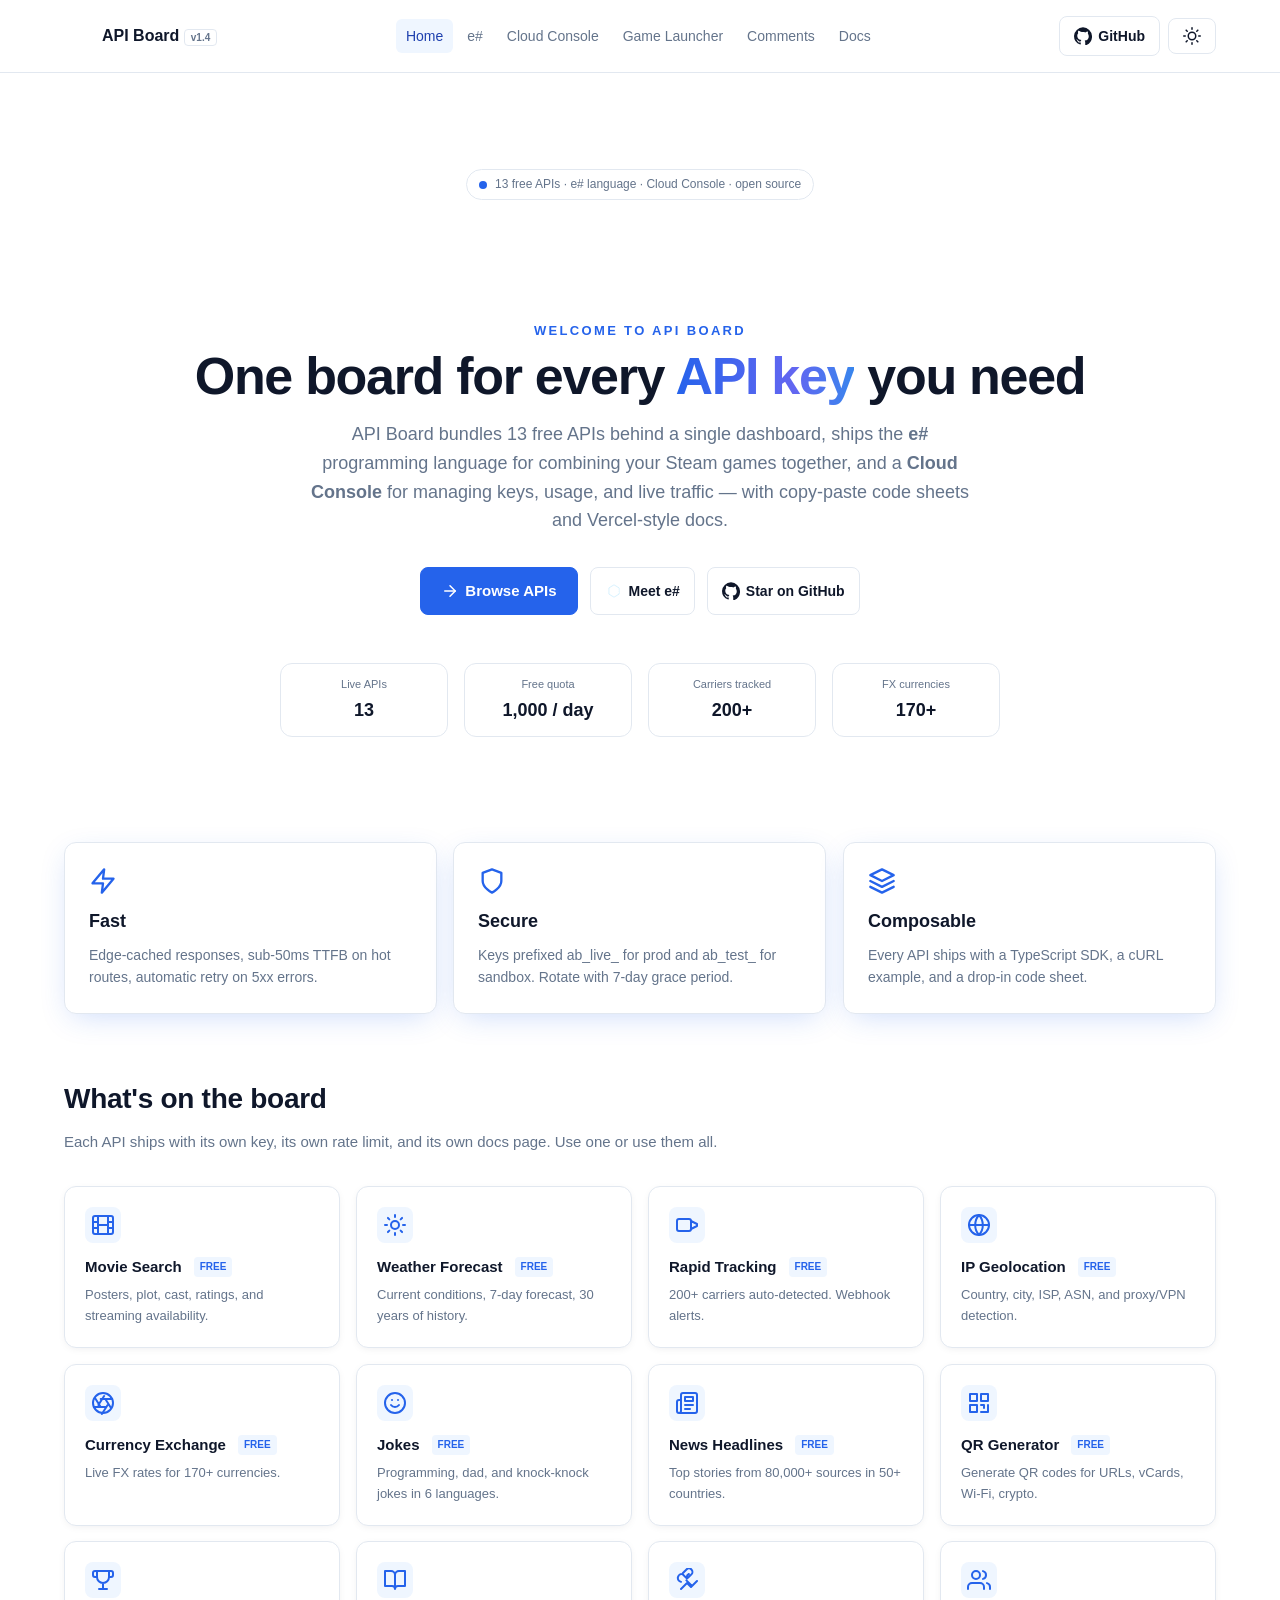
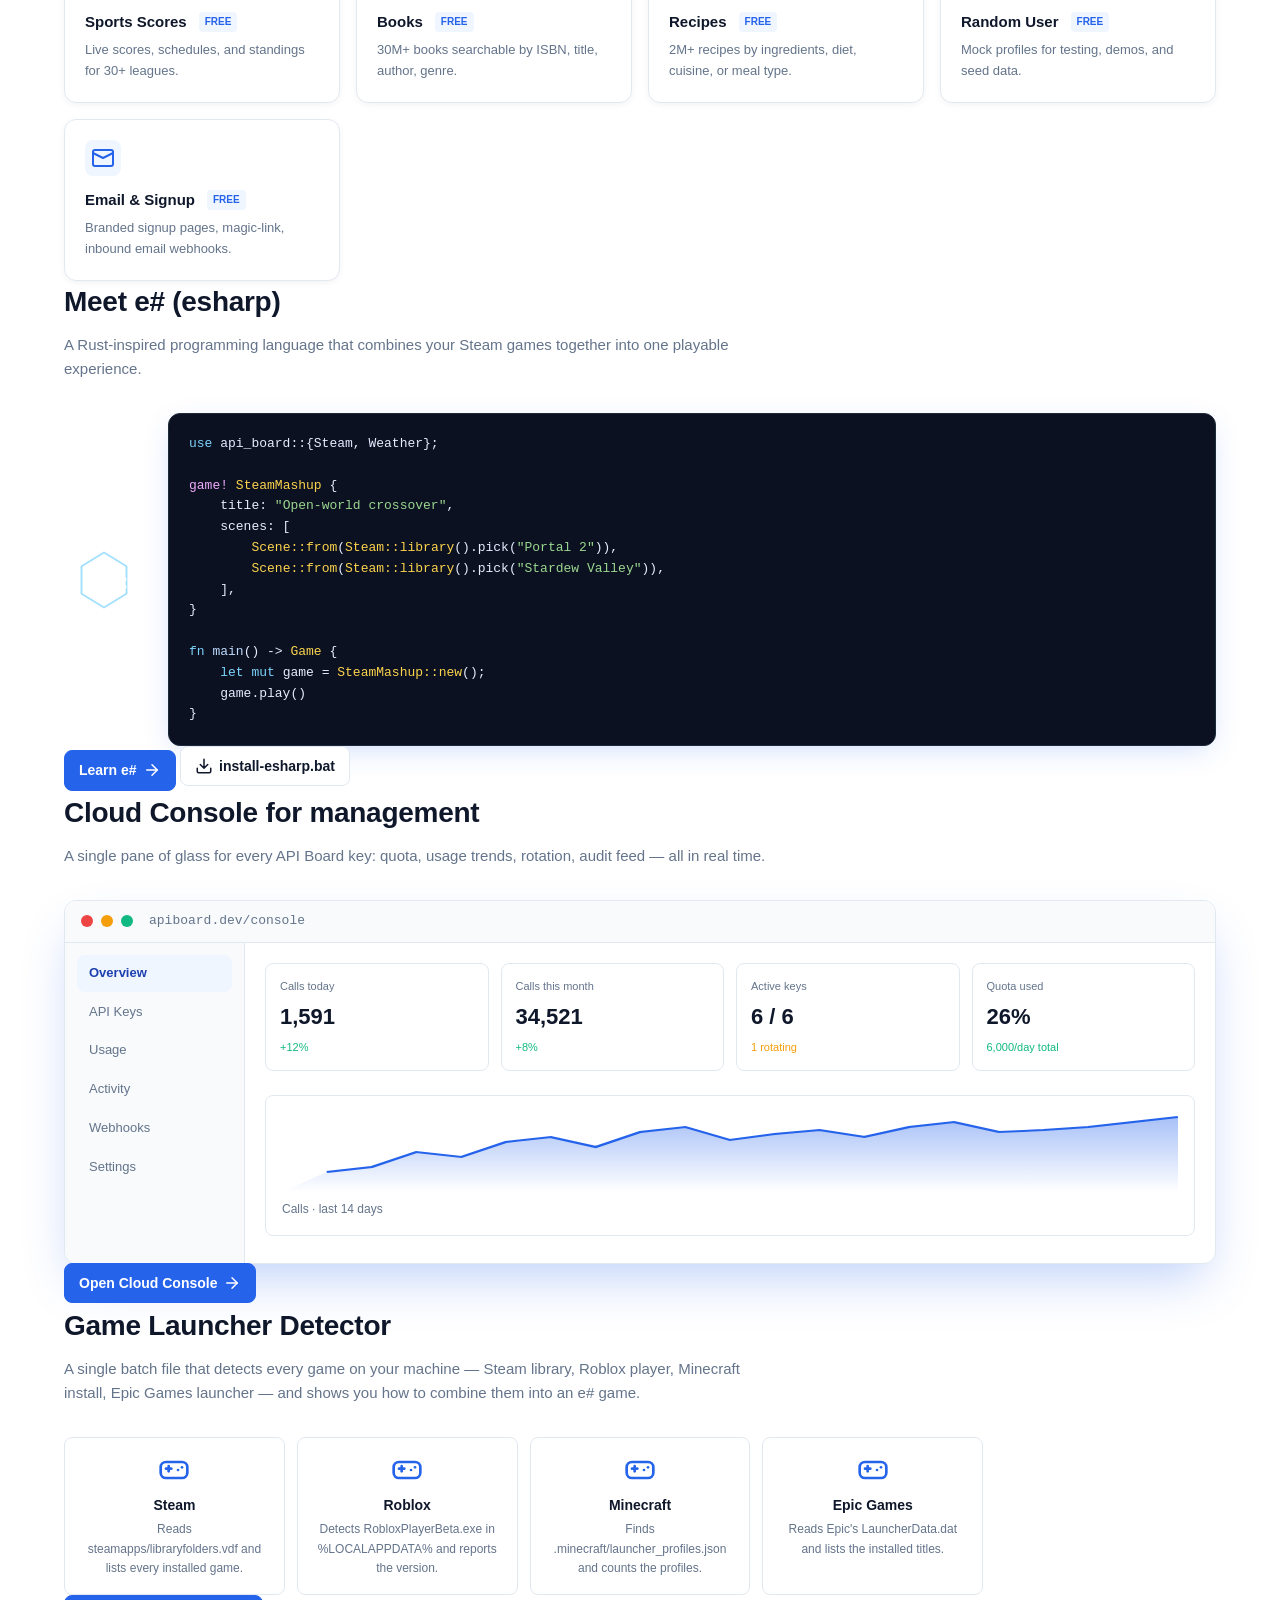
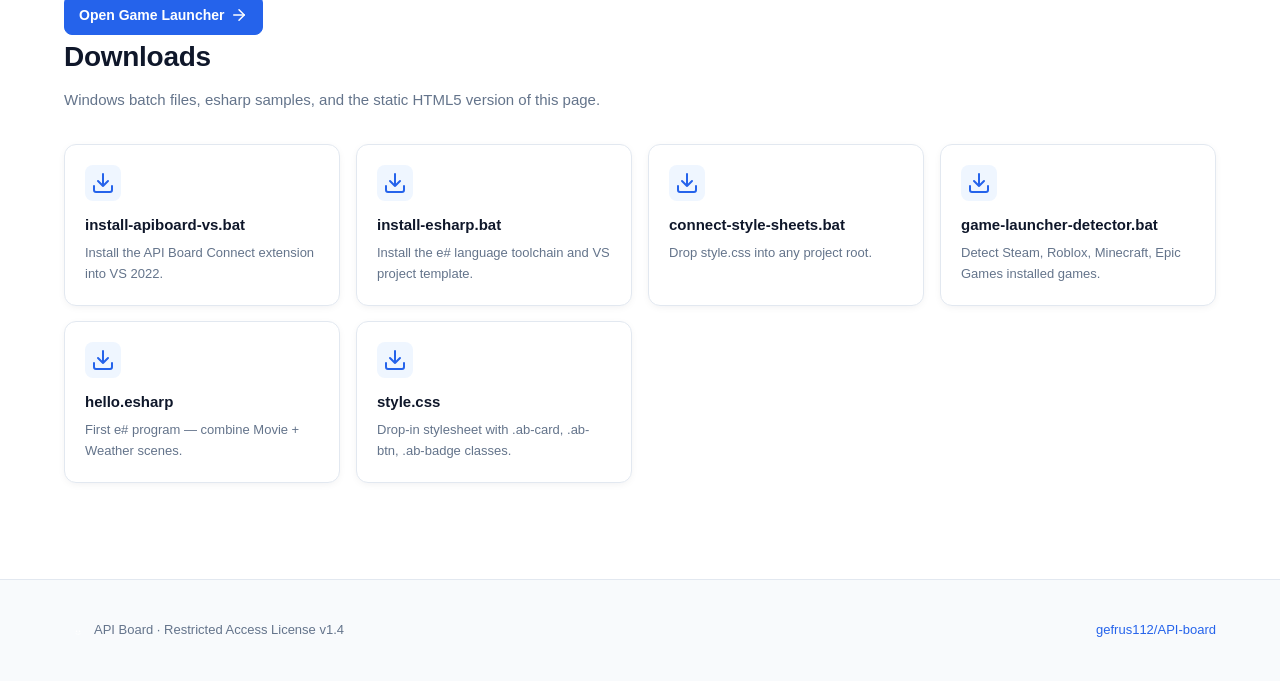
<file: docs/index.html>
<!DOCTYPE html>
<html lang="en" data-ab-theme="light">
<head>
  <meta charset="UTF-8" />
  <meta name="viewport" content="width=device-width, initial-scale=1.0" />
  <title>API Board — Free API Keys, Docs, e# Language, Cloud Console</title>
  <meta name="description" content="13 free APIs, the e# language for combining Steam games, a Cloud Console for management, and copy-paste code sheets. Open source on GitHub." />
  <link rel="icon" type="image/svg+xml" href="./cube.svg" />
  <link rel="stylesheet" href="./style.css" />
</head>
<body>
  <!-- Inline SVG sprite (shared across all pages) -->
  <svg xmlns="http://www.w3.org/2000/svg" style="display:none" aria-hidden="true">
    <defs>
      <linearGradient id="cubeFront" x1="0" y1="0" x2="1" y2="1"><stop offset="0%" stop-color="#3b82f6"/><stop offset="100%" stop-color="#1d4ed8"/></linearGradient>
      <linearGradient id="cubeTop" x1="0" y1="0" x2="1" y2="1"><stop offset="0%" stop-color="#60a5fa"/><stop offset="100%" stop-color="#3b82f6"/></linearGradient>
      <linearGradient id="cubeSide" x1="0" y1="0" x2="1" y2="1"><stop offset="0%" stop-color="#2563eb"/><stop offset="100%" stop-color="#1e3a8a"/></linearGradient>
    </defs>
    <symbol id="i-cube" viewBox="0 0 64 64">
      <path d="M32 4 L58 18 L32 32 L6 18 Z" fill="url(#cubeTop)"/>
      <path d="M6 18 L32 32 L32 60 L6 46 Z" fill="url(#cubeSide)"/>
      <path d="M58 18 L32 32 L32 60 L58 46 Z" fill="url(#cubeFront)"/>
      <circle cx="40" cy="36" r="2.4" fill="#fff"/>
      <circle cx="50" cy="36" r="2.4" fill="#fff"/>
      <path d="M38 44 Q45 50 52 44" stroke="#fff" stroke-width="2.2" stroke-linecap="round" fill="none"/>
    </symbol>
    <symbol id="i-esharp" viewBox="0 0 64 64">
      <defs><linearGradient id="eBg" x1="0" y1="0" x2="1" y2="1"><stop offset="0%" stop-color="#0ea5e9"/><stop offset="100%" stop-color="#6366f1"/></linearGradient></defs>
      <path d="M32 4 L56 18 L56 46 L32 60 L8 46 L8 18 Z" fill="url(#eBg)"/>
      <path d="M32 10 L50 21 L50 43 L32 54 L14 43 L14 21 Z" fill="none" stroke="#7dd3fc" stroke-width="1.5" opacity="0.7"/>
      <g fill="#fff"><rect x="18" y="22" width="14" height="3" rx="1"/><rect x="18" y="22" width="3" height="20" rx="1"/><rect x="18" y="31.5" width="11" height="3" rx="1"/><rect x="18" y="39" width="14" height="3" rx="1"/><rect x="36" y="24" width="3" height="18" rx="1" transform="rotate(8 37.5 33)"/><rect x="44" y="22" width="3" height="18" rx="1" transform="rotate(8 45.5 31)"/><rect x="34" y="29" width="16" height="3" rx="1" transform="rotate(8 42 30.5)"/><rect x="34" y="35" width="16" height="3" rx="1" transform="rotate(8 42 36.5)"/></g>
    </symbol>
    <symbol id="i-movie" viewBox="0 0 24 24" fill="none" stroke="currentColor" stroke-width="2" stroke-linecap="round" stroke-linejoin="round"><rect x="2" y="3" width="20" height="18" rx="2"/><path d="M7 3v18M17 3v18M2 9h5M2 15h5M17 9h5M17 15h5M7 12h10"/></symbol>
    <symbol id="i-weather" viewBox="0 0 24 24" fill="none" stroke="currentColor" stroke-width="2" stroke-linecap="round" stroke-linejoin="round"><circle cx="12" cy="12" r="4"/><path d="M12 2v2M12 20v2M4.93 4.93l1.41 1.41M17.66 17.66l1.41 1.41M2 12h2M20 12h2M4.93 19.07l1.41-1.41M17.66 6.34l1.41-1.41"/></symbol>
    <symbol id="i-track" viewBox="0 0 24 24" fill="none" stroke="currentColor" stroke-width="2" stroke-linecap="round" stroke-linejoin="round"><rect x="2" y="6" width="14" height="12" rx="2"/><path d="M16 8l6 3v2l-6 3V8z"/></symbol>
    <symbol id="i-geo" viewBox="0 0 24 24" fill="none" stroke="currentColor" stroke-width="2" stroke-linecap="round" stroke-linejoin="round"><circle cx="12" cy="12" r="10"/><path d="M2 12h20M12 2a15 15 0 0 1 0 20M12 2a15 15 0 0 0 0 20"/></symbol>
    <symbol id="i-fx" viewBox="0 0 24 24" fill="none" stroke="currentColor" stroke-width="2" stroke-linecap="round" stroke-linejoin="round"><circle cx="12" cy="12" r="10"/><path d="M14.31 8l5.74 9M9.69 8h11.48M7.38 14L13.12 5M9.69 16L4 7M14.31 16H2.83M16.62 14l-5.74 9"/></symbol>
    <symbol id="i-jokes" viewBox="0 0 24 24" fill="none" stroke="currentColor" stroke-width="2" stroke-linecap="round" stroke-linejoin="round"><circle cx="12" cy="12" r="10"/><path d="M8 14s1.5 2 4 2 4-2 4-2M9 9h.01M15 9h.01"/></symbol>
    <symbol id="i-news" viewBox="0 0 24 24" fill="none" stroke="currentColor" stroke-width="2" stroke-linecap="round" stroke-linejoin="round"><path d="M4 22h16a2 2 0 0 0 2-2V4a2 2 0 0 0-2-2H8a2 2 0 0 0-2 2v16a2 2 0 0 1-2 2zm0 0a2 2 0 0 1-2-2v-9c0-1 .5-2 2-2h2"/><path d="M18 14h-8M15 18h-5M10 6h8v4h-8V6z"/></symbol>
    <symbol id="i-qr" viewBox="0 0 24 24" fill="none" stroke="currentColor" stroke-width="2" stroke-linecap="round" stroke-linejoin="round"><rect x="3" y="3" width="7" height="7"/><rect x="14" y="3" width="7" height="7"/><rect x="3" y="14" width="7" height="7"/><path d="M14 14h3v3M21 14v7h-7M14 21h3"/></symbol>
    <symbol id="i-sports" viewBox="0 0 24 24" fill="none" stroke="currentColor" stroke-width="2" stroke-linecap="round" stroke-linejoin="round"><path d="M6 9H4a2 2 0 0 1-2-2V5a2 2 0 0 1 2-2h2M18 9h2a2 2 0 0 0 2-2V5a2 2 0 0 0-2-2h-2M6 3h12v6a6 6 0 0 1-12 0V3zM12 15v6M8 21h8"/></symbol>
    <symbol id="i-books" viewBox="0 0 24 24" fill="none" stroke="currentColor" stroke-width="2" stroke-linecap="round" stroke-linejoin="round"><path d="M2 3h6a4 4 0 0 1 4 4v14a3 3 0 0 0-3-3H2zM22 3h-6a4 4 0 0 0-4 4v14a3 3 0 0 1 3-3h7z"/></symbol>
    <symbol id="i-recipes" viewBox="0 0 24 24" fill="none" stroke="currentColor" stroke-width="2" stroke-linecap="round" stroke-linejoin="round"><path d="M6 13.87A4 4 0 0 1 7.41 6a5.11 5.11 0 0 1 1.05-1.54l3-3a3.5 3.5 0 0 1 4.95 4.95l-3 3a5.11 5.11 0 0 1-1.54 1.05A4 4 0 0 1 13.87 6M7.41 6l4.59 4.59M16 17l-4.59-4.59M6 21l6-6 4 4 6-6"/></symbol>
    <symbol id="i-users" viewBox="0 0 24 24" fill="none" stroke="currentColor" stroke-width="2" stroke-linecap="round" stroke-linejoin="round"><path d="M17 21v-2a4 4 0 0 0-4-4H5a4 4 0 0 0-4 4v2"/><circle cx="9" cy="7" r="4"/><path d="M23 21v-2a4 4 0 0 0-3-3.87M16 3.13a4 4 0 0 1 0 7.75"/></symbol>
    <symbol id="i-email" viewBox="0 0 24 24" fill="none" stroke="currentColor" stroke-width="2" stroke-linecap="round" stroke-linejoin="round"><rect x="2" y="4" width="20" height="16" rx="2"/><path d="m22 7-10 5L2 7"/></symbol>
    <symbol id="i-cloud" viewBox="0 0 24 24" fill="none" stroke="currentColor" stroke-width="2" stroke-linecap="round" stroke-linejoin="round"><path d="M17.5 19a4.5 4.5 0 0 0 .5-9 6 6 0 0 0-11-1 4.5 4.5 0 0 0-1 9h11z"/></symbol>
    <symbol id="i-gamepad" viewBox="0 0 24 24" fill="none" stroke="currentColor" stroke-width="2" stroke-linecap="round" stroke-linejoin="round"><line x1="6" y1="11" x2="10" y2="11"/><line x1="8" y1="9" x2="8" y2="13"/><line x1="15" y1="12" x2="15.01" y2="12"/><line x1="18" y1="10" x2="18.01" y2="10"/><rect x="2" y="6" width="20" height="12" rx="4"/></symbol>
    <symbol id="i-comments" viewBox="0 0 24 24" fill="none" stroke="currentColor" stroke-width="2" stroke-linecap="round" stroke-linejoin="round"><path d="M21 15a2 2 0 0 1-2 2H7l-4 4V5a2 2 0 0 1 2-2h14a2 2 0 0 1 2 2z"/></symbol>
    <symbol id="i-docs" viewBox="0 0 24 24" fill="none" stroke="currentColor" stroke-width="2" stroke-linecap="round" stroke-linejoin="round"><path d="M14 2H6a2 2 0 0 0-2 2v16a2 2 0 0 0 2 2h12a2 2 0 0 0 2-2V8z"/><polyline points="14 2 14 8 20 8"/><line x1="9" y1="13" x2="15" y2="13"/><line x1="9" y1="17" x2="15" y2="17"/></symbol>
    <symbol id="i-download" viewBox="0 0 24 24" fill="none" stroke="currentColor" stroke-width="2" stroke-linecap="round" stroke-linejoin="round"><path d="M21 15v4a2 2 0 0 1-2 2H5a2 2 0 0 1-2-2v-4M7 10l5 5 5-5M12 15V3"/></symbol>
    <symbol id="i-github" viewBox="0 0 24 24" fill="currentColor"><path d="M12 .5A12 12 0 0 0 0 12a12 12 0 0 0 8.21 11.39c.6.11.82-.26.82-.58v-2.17c-3.34.72-4.04-1.42-4.04-1.42-.55-1.39-1.34-1.76-1.34-1.76-1.09-.75.08-.73.08-.73 1.2.09 1.84 1.24 1.84 1.24 1.07 1.83 2.81 1.3 3.5.99.11-.77.42-1.3.76-1.6-2.67-.3-5.47-1.33-5.47-5.93 0-1.31.47-2.38 1.24-3.22-.12-.3-.54-1.52.12-3.17 0 0 1.01-.32 3.3 1.23A11.5 11.5 0 0 1 12 6.8c1.02 0 2.05.14 3 .41 2.29-1.55 3.3-1.23 3.3-1.23.66 1.65.24 2.87.12 3.17.77.84 1.24 1.91 1.24 3.22 0 4.61-2.81 5.62-5.49 5.92.43.37.81 1.1.81 2.22v3.29c0 .32.22.7.83.58A12 12 0 0 0 24 12 12 12 0 0 0 12 .5z"/></symbol>
    <symbol id="i-sun" viewBox="0 0 24 24" fill="none" stroke="currentColor" stroke-width="2" stroke-linecap="round" stroke-linejoin="round"><circle cx="12" cy="12" r="5"/><line x1="12" y1="1" x2="12" y2="3"/><line x1="12" y1="21" x2="12" y2="23"/><line x1="4.22" y1="4.22" x2="5.64" y2="5.64"/><line x1="18.36" y1="18.36" x2="19.78" y2="19.78"/><line x1="1" y1="12" x2="3" y2="12"/><line x1="21" y1="12" x2="23" y2="12"/><line x1="4.22" y1="19.78" x2="5.64" y2="18.36"/><line x1="18.36" y1="5.64" x2="19.78" y2="4.22"/></symbol>
    <symbol id="i-moon" viewBox="0 0 24 24" fill="none" stroke="currentColor" stroke-width="2" stroke-linecap="round" stroke-linejoin="round"><path d="M21 12.79A9 9 0 1 1 11.21 3 7 7 0 0 0 21 12.79z"/></symbol>
    <symbol id="i-rocket" viewBox="0 0 24 24" fill="none" stroke="currentColor" stroke-width="2" stroke-linecap="round" stroke-linejoin="round"><path d="M4.5 16.5c-1.5 1.26-2 5-2 5s3.74-.5 5-2c.71-.84.7-2.13-.09-2.91a2.18 2.18 0 0 0-2.91-.09z"/><path d="M12 15l-3-3a22 22 0 0 1 2-3.95A12.88 12.88 0 0 1 22 2c0 2.72-.27 6.72-1.55 9.05A12.88 12.88 0 0 1 17 15a22 22 0 0 1-3 .76"/><path d="M9 12H4s.55-3.78 1.5-5.5C7 4.5 9 4 9 4m3 8v5s3.78-.55 5.5-1.5C19.5 14 20 12 20 12"/></symbol>
    <symbol id="i-play" viewBox="0 0 24 24" fill="currentColor"><polygon points="5 3 19 12 5 21 5 3"/></symbol>
    <symbol id="i-terminal" viewBox="0 0 24 24" fill="none" stroke="currentColor" stroke-width="2" stroke-linecap="round" stroke-linejoin="round"><polyline points="4 17 10 11 4 5"/><line x1="12" y1="19" x2="20" y2="19"/></symbol>
    <symbol id="i-arrow" viewBox="0 0 24 24" fill="none" stroke="currentColor" stroke-width="2" stroke-linecap="round" stroke-linejoin="round"><line x1="5" y1="12" x2="19" y2="12"/><polyline points="12 5 19 12 12 19"/></symbol>
    <symbol id="i-zap" viewBox="0 0 24 24" fill="none" stroke="currentColor" stroke-width="2" stroke-linecap="round" stroke-linejoin="round"><polygon points="13 2 3 14 12 14 11 22 21 10 12 10 13 2"/></symbol>
    <symbol id="i-shield" viewBox="0 0 24 24" fill="none" stroke="currentColor" stroke-width="2" stroke-linecap="round" stroke-linejoin="round"><path d="M12 22s8-4 8-10V5l-8-3-8 3v7c0 6 8 10 8 10z"/></symbol>
    <symbol id="i-layers" viewBox="0 0 24 24" fill="none" stroke="currentColor" stroke-width="2" stroke-linecap="round" stroke-linejoin="round"><polygon points="12 2 2 7 12 12 22 7 12 2"/><polyline points="2 17 12 22 22 17"/><polyline points="2 12 12 17 22 12"/></symbol>
  </svg>

  <header>
    <div class="container nav-row">
      <a class="logo" href="./index.html">
        <svg class="cube-logo"><use href="#i-cube"/></svg>
        <span>API Board <span class="ver">v1.4</span></span>
      </a>
      <nav>
        <ul>
          <li><a href="./index.html" class="active">Home</a></li>
          <li><a href="./esharp.html">e#</a></li>
          <li><a href="./cloud-console.html">Cloud Console</a></li>
          <li><a href="./games.html">Game Launcher</a></li>
          <li><a href="./comments.html">Comments</a></li>
          <li><a href="./docs.html">Docs</a></li>
        </ul>
      </nav>
      <div class="actions">
        <a class="btn btn-ghost" href="https://github.com/gefrus112/API-board" target="_blank" rel="noreferrer">
          <svg class="icon"><use href="#i-github"/></svg> GitHub
        </a>
        <button class="btn" id="theme-toggle" type="button" aria-label="Toggle theme">
          <svg class="icon icon-sun"><use href="#i-sun"/></svg>
          <svg class="icon icon-moon"><use href="#i-moon"/></svg>
          <span class="sr-only">Toggle theme</span>
        </button>
      </div>
    </div>
  </header>

  <main>
    <!-- Hero -->
    <section class="hero">
      <div class="aurora aurora-1"></div>
      <div class="aurora aurora-2"></div>
      <div class="container">
        <div class="badge reveal"><span class="dot-pulse"></span> 13 free APIs · e# language · Cloud Console · open source</div>
        <svg class="cube-hero reveal" data-delay="100"><use href="#i-cube"/></svg>
        <p class="eyebrow reveal" data-delay="200">Welcome to API Board</p>
        <h1 class="reveal glitch-hover" data-delay="300">One board for every <span class="shimmer">API key</span> you need</h1>
        <p class="reveal" data-delay="400">API Board bundles 13 free APIs behind a single dashboard, ships the <strong>e#</strong> programming language for combining your Steam games together, and a <strong>Cloud Console</strong> for managing keys, usage, and live traffic — with copy-paste code sheets and Vercel-style docs.</p>
        <div class="cta reveal" data-delay="500">
          <a class="btn btn-primary" href="#apis"><svg class="icon"><use href="#i-arrow"/></svg> Browse APIs</a>
          <a class="btn" href="./esharp.html"><svg class="icon"><use href="#i-esharp"/></svg> Meet e#</a>
          <a class="btn" href="https://github.com/gefrus112/API-board" target="_blank" rel="noreferrer"><svg class="icon"><use href="#i-github"/></svg> Star on GitHub</a>
        </div>
        <dl class="stats reveal" data-delay="600">
          <div class="stat"><dt>Live APIs</dt><dd>13</dd></div>
          <div class="stat"><dt>Free quota</dt><dd>1,000 / day</dd></div>
          <div class="stat"><dt>Carriers tracked</dt><dd>200+</dd></div>
          <div class="stat"><dt>FX currencies</dt><dd>170+</dd></div>
        </dl>
      </div>
    </section>

    <!-- Pillars -->
    <section class="container">
      <div class="pillars">
        <div class="pillar reveal" data-delay="0"><svg class="icon pillar-icon"><use href="#i-zap"/></svg><h3>Fast</h3><p>Edge-cached responses, sub-50ms TTFB on hot routes, automatic retry on 5xx errors.</p></div>
        <div class="pillar reveal" data-delay="100"><svg class="icon pillar-icon"><use href="#i-shield"/></svg><h3>Secure</h3><p>Keys prefixed ab_live_ for prod and ab_test_ for sandbox. Rotate with 7-day grace period.</p></div>
        <div class="pillar reveal" data-delay="200"><svg class="icon pillar-icon"><use href="#i-layers"/></svg><h3>Composable</h3><p>Every API ships with a TypeScript SDK, a cURL example, and a drop-in code sheet.</p></div>
      </div>
    </section>

    <!-- APIs -->
    <section class="container" id="apis">
      <h2 class="reveal">What's on the board</h2>
      <p class="lead reveal" data-delay="100">Each API ships with its own key, its own rate limit, and its own docs page. Use one or use them all.</p>
      <div class="grid" id="api-grid"></div>
    </section>

    <!-- e# teaser -->
    <section class="container" id="esharp-teaser">
      <h2 class="reveal">Meet e# (esharp)</h2>
      <p class="lead reveal" data-delay="100">A Rust-inspired programming language that combines your Steam games together into one playable experience.</p>
      <div class="esharp-hero reveal" data-delay="200">
        <svg class="esharp-mascot"><use href="#i-esharp"/></svg>
        <pre><code><span class="kw">use</span> api_board::{Steam, Weather};

<span class="macro">game!</span> <span class="type">SteamMashup</span> {
    title: <span class="str">"Open-world crossover"</span>,
    scenes: [
        <span class="type">Scene::from</span>(<span class="type">Steam::library</span>().pick(<span class="str">"Portal 2"</span>)),
        <span class="type">Scene::from</span>(<span class="type">Steam::library</span>().pick(<span class="str">"Stardew Valley"</span>)),
    ],
}

<span class="kw">fn</span> <span class="fn-name">main</span>() -&gt; <span class="type">Game</span> {
    <span class="kw">let mut</span> game = <span class="type">SteamMashup::new</span>();
    game.play()
}</code></pre>
      </div>
      <p class="reveal" data-delay="300">
        <a class="btn btn-primary" href="./esharp.html">Learn e# <svg class="icon"><use href="#i-arrow"/></svg></a>
        <a class="btn" href="https://github.com/gefrus112/API-board/raw/main/public/downloads/install-esharp.bat"><svg class="icon"><use href="#i-download"/></svg> install-esharp.bat</a>
      </p>
    </section>

    <!-- Cloud Console teaser -->
    <section class="container" id="console-teaser">
      <h2 class="reveal">Cloud Console for management</h2>
      <p class="lead reveal" data-delay="100">A single pane of glass for every API Board key: quota, usage trends, rotation, audit feed — all in real time.</p>
      <div class="console-mockup reveal" data-delay="200">
        <div class="console-bar">
          <span class="dot red"></span><span class="dot amber"></span><span class="dot green"></span>
          <span class="console-title">apiboard.dev/console</span>
        </div>
        <div class="console-grid">
          <div class="console-side">
            <div class="side-item active">Overview</div>
            <div class="side-item">API Keys</div>
            <div class="side-item">Usage</div>
            <div class="side-item">Activity</div>
            <div class="side-item">Webhooks</div>
            <div class="side-item">Settings</div>
          </div>
          <div class="console-main">
            <div class="metric-row">
              <div class="metric"><span class="metric-label">Calls today</span><span class="metric-value">1,591</span><span class="metric-trend up">+12%</span></div>
              <div class="metric"><span class="metric-label">Calls this month</span><span class="metric-value">34,521</span><span class="metric-trend up">+8%</span></div>
              <div class="metric"><span class="metric-label">Active keys</span><span class="metric-value">6 / 6</span><span class="metric-trend flat">1 rotating</span></div>
              <div class="metric"><span class="metric-label">Quota used</span><span class="metric-value">26%</span><span class="metric-trend up">6,000/day total</span></div>
            </div>
            <div class="sparkline-wrap">
              <svg class="sparkline" viewBox="0 0 400 80" preserveAspectRatio="none">
                <defs><linearGradient id="sparkG" x1="0" y1="0" x2="0" y2="1"><stop offset="0%" stop-color="var(--brand)" stop-opacity="0.4"/><stop offset="100%" stop-color="var(--brand)" stop-opacity="0"/></linearGradient></defs>
                <polygon fill="url(#sparkG)" points="0,80 20,60 40,55 60,40 80,45 100,30 120,25 140,35 160,20 180,15 200,28 220,22 240,18 260,25 280,15 300,10 320,20 340,18 360,15 380,10 400,5 400,80"/>
                <polyline fill="none" stroke="var(--brand)" stroke-width="2" points="20,60 40,55 60,40 80,45 100,30 120,25 140,35 160,20 180,15 200,28 220,22 240,18 260,25 280,15 300,10 320,20 340,18 360,15 380,10 400,5"/>
              </svg>
              <p class="sparkline-label">Calls · last 14 days</p>
            </div>
          </div>
        </div>
      </div>
      <p class="reveal" data-delay="300"><a class="btn btn-primary" href="./cloud-console.html">Open Cloud Console <svg class="icon"><use href="#i-arrow"/></svg></a></p>
    </section>

    <!-- Game launcher teaser -->
    <section class="container" id="games-teaser">
      <h2 class="reveal">Game Launcher Detector</h2>
      <p class="lead reveal" data-delay="100">A single batch file that detects every game on your machine — Steam library, Roblox player, Minecraft install, Epic Games launcher — and shows you how to combine them into an e# game.</p>
      <div class="grid launcher-grid reveal" data-delay="200">
        <div class="launcher-card"><svg class="icon"><use href="#i-gamepad"/></svg><h3>Steam</h3><p>Reads steamapps/libraryfolders.vdf and lists every installed game.</p></div>
        <div class="launcher-card"><svg class="icon"><use href="#i-gamepad"/></svg><h3>Roblox</h3><p>Detects RobloxPlayerBeta.exe in %LOCALAPPDATA% and reports the version.</p></div>
        <div class="launcher-card"><svg class="icon"><use href="#i-gamepad"/></svg><h3>Minecraft</h3><p>Finds .minecraft/launcher_profiles.json and counts the profiles.</p></div>
        <div class="launcher-card"><svg class="icon"><use href="#i-gamepad"/></svg><h3>Epic Games</h3><p>Reads Epic's LauncherData.dat and lists the installed titles.</p></div>
      </div>
      <p class="reveal" data-delay="300"><a class="btn btn-primary" href="./games.html">Open Game Launcher <svg class="icon"><use href="#i-arrow"/></svg></a></p>
    </section>

    <!-- Downloads -->
    <section class="container" id="downloads">
      <h2 class="reveal">Downloads</h2>
      <p class="lead reveal" data-delay="100">Windows batch files, esharp samples, and the static HTML5 version of this page.</p>
      <div class="grid" id="download-grid"></div>
    </section>
  </main>

  <footer>
    <div class="container">
      <div class="footer-left">
        <svg class="cube-logo-sm"><use href="#i-cube"/></svg>
        <span>API Board · <span class="muted">Restricted Access License v1.4</span></span>
      </div>
      <a href="https://github.com/gefrus112/API-board" target="_blank" rel="noreferrer">gefrus112/API-board</a>
    </div>
  </footer>

  <script src="./script.js"></script>
</body>
</html>
</file>
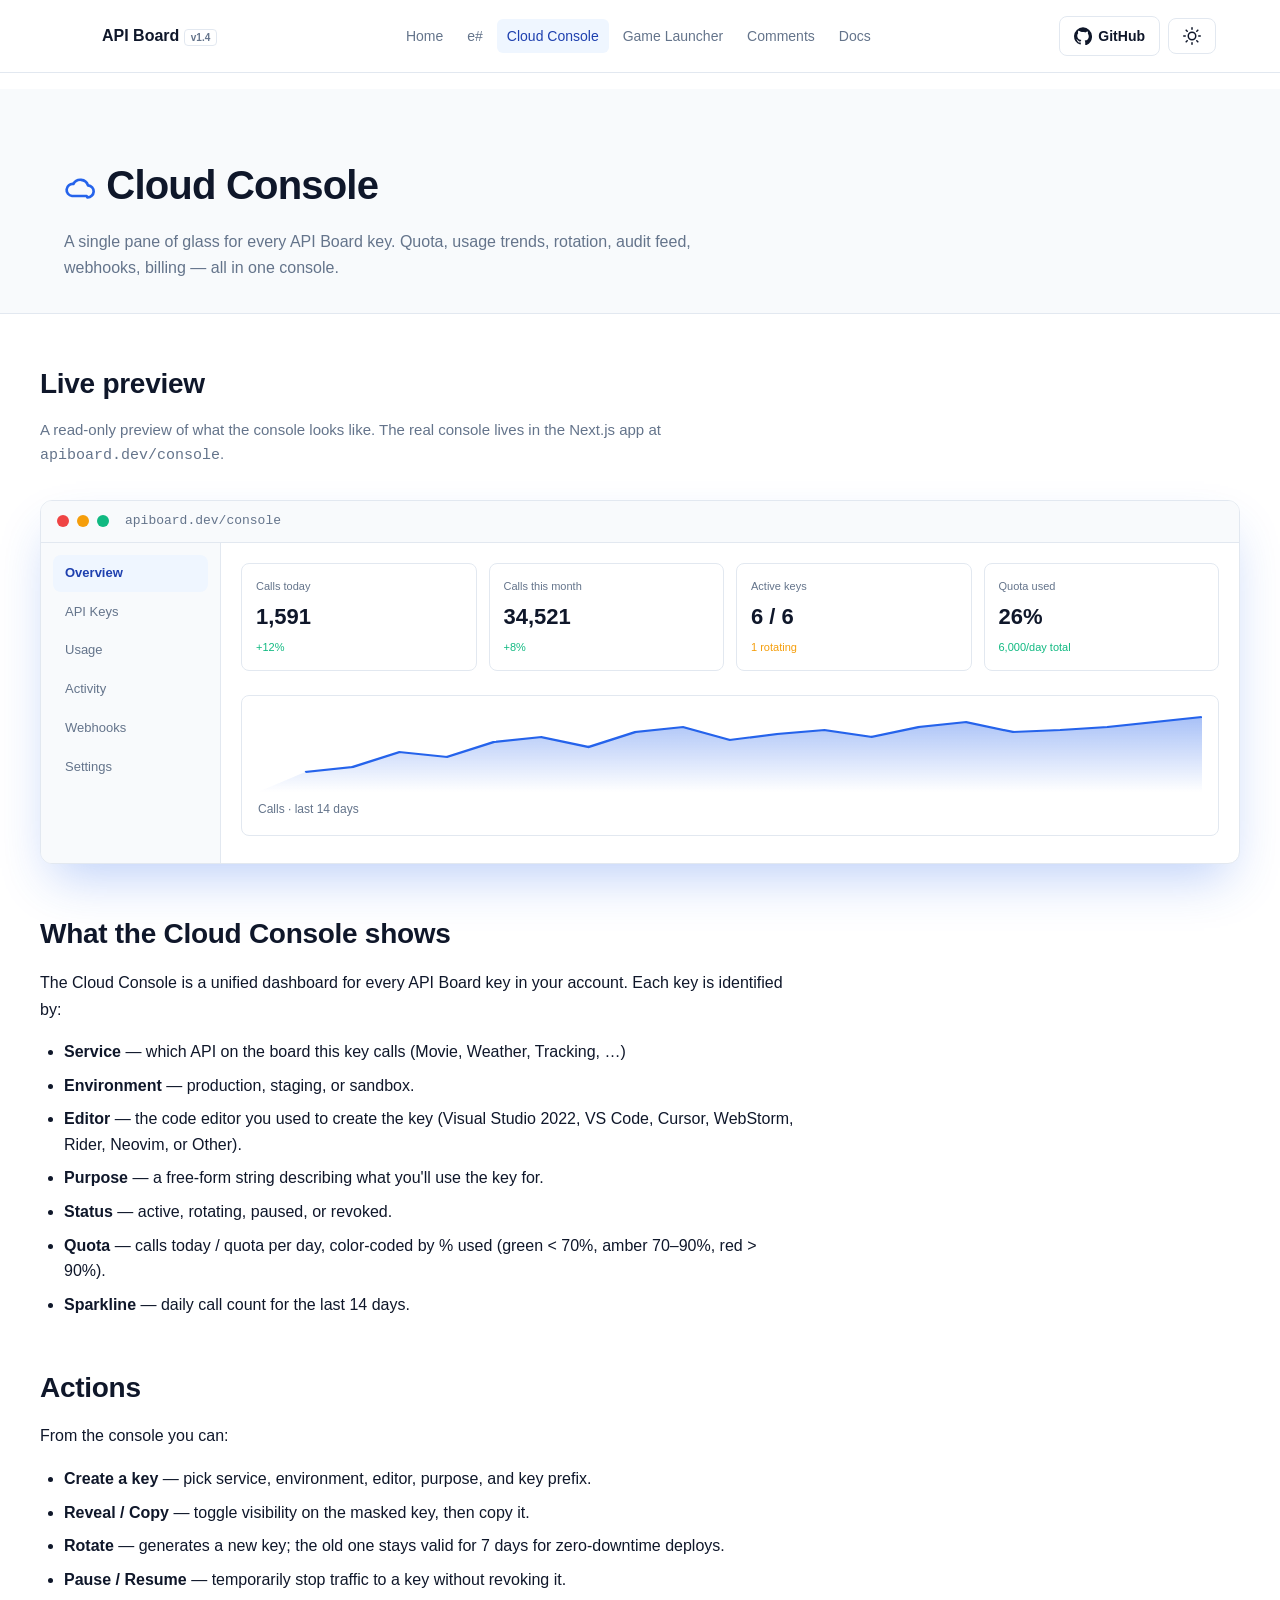
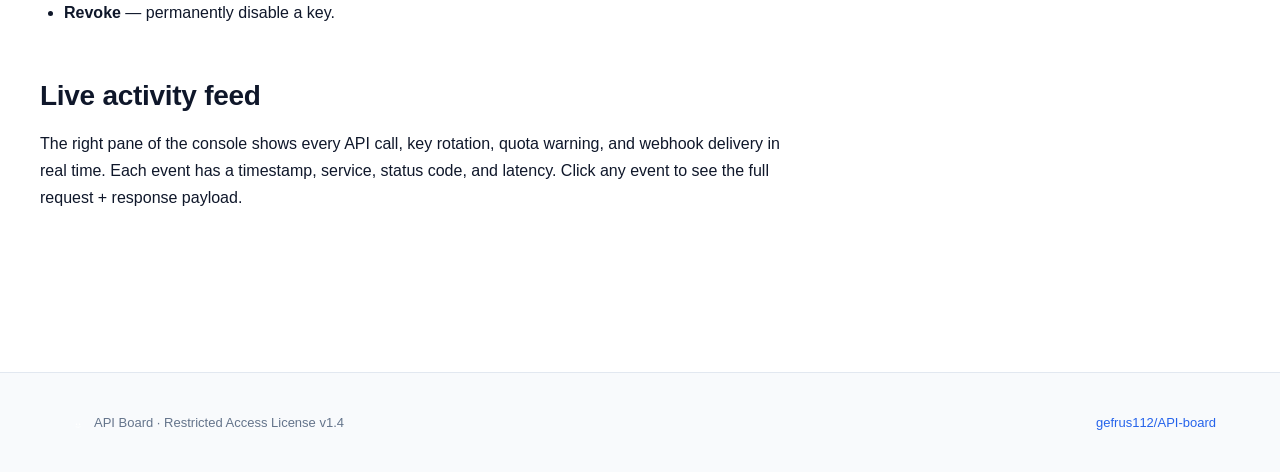
<file: docs/cloud-console.html>
<!DOCTYPE html>
<html lang="en" data-ab-theme="light">
<head>
  <meta charset="UTF-8" />
  <meta name="viewport" content="width=device-width, initial-scale=1.0" />
  <title>Cloud Console — API Board Management</title>
  <meta name="description" content="A single pane of glass for every API Board key: quota, usage trends, rotation, audit feed — all in real time." />
  <link rel="icon" type="image/svg+xml" href="./cube.svg" />
  <link rel="stylesheet" href="./style.css" />
</head>
<body>
  <svg xmlns="http://www.w3.org/2000/svg" style="display:none" aria-hidden="true">
    <defs>
      <linearGradient id="cubeFront" x1="0" y1="0" x2="1" y2="1"><stop offset="0%" stop-color="#3b82f6"/><stop offset="100%" stop-color="#1d4ed8"/></linearGradient>
      <linearGradient id="cubeTop" x1="0" y1="0" x2="1" y2="1"><stop offset="0%" stop-color="#60a5fa"/><stop offset="100%" stop-color="#3b82f6"/></linearGradient>
      <linearGradient id="cubeSide" x1="0" y1="0" x2="1" y2="1"><stop offset="0%" stop-color="#2563eb"/><stop offset="100%" stop-color="#1e3a8a"/></linearGradient>
    </defs>
    <symbol id="i-cube" viewBox="0 0 64 64">
      <path d="M32 4 L58 18 L32 32 L6 18 Z" fill="url(#cubeTop)"/>
      <path d="M6 18 L32 32 L32 60 L6 46 Z" fill="url(#cubeSide)"/>
      <path d="M58 18 L32 32 L32 60 L58 46 Z" fill="url(#cubeFront)"/>
      <circle cx="40" cy="36" r="2.4" fill="#fff"/>
      <circle cx="50" cy="36" r="2.4" fill="#fff"/>
      <path d="M38 44 Q45 50 52 44" stroke="#fff" stroke-width="2.2" stroke-linecap="round" fill="none"/>
    </symbol>
    <symbol id="i-github" viewBox="0 0 24 24" fill="currentColor"><path d="M12 .5A12 12 0 0 0 0 12a12 12 0 0 0 8.21 11.39c.6.11.82-.26.82-.58v-2.17c-3.34.72-4.04-1.42-4.04-1.42-.55-1.39-1.34-1.76-1.34-1.76-1.09-.75.08-.73.08-.73 1.2.09 1.84 1.24 1.84 1.24 1.07 1.83 2.81 1.3 3.5.99.11-.77.42-1.3.76-1.6-2.67-.3-5.47-1.33-5.47-5.93 0-1.31.47-2.38 1.24-3.22-.12-.3-.54-1.52.12-3.17 0 0 1.01-.32 3.3 1.23A11.5 11.5 0 0 1 12 6.8c1.02 0 2.05.14 3 .41 2.29-1.55 3.3-1.23 3.3-1.23.66 1.65.24 2.87.12 3.17.77.84 1.24 1.91 1.24 3.22 0 4.61-2.81 5.62-5.49 5.92.43.37.81 1.1.81 2.22v3.29c0 .32.22.7.83.58A12 12 0 0 0 24 12 12 12 0 0 0 12 .5z"/></symbol>
    <symbol id="i-sun" viewBox="0 0 24 24" fill="none" stroke="currentColor" stroke-width="2" stroke-linecap="round" stroke-linejoin="round"><circle cx="12" cy="12" r="5"/><line x1="12" y1="1" x2="12" y2="3"/><line x1="12" y1="21" x2="12" y2="23"/><line x1="4.22" y1="4.22" x2="5.64" y2="5.64"/><line x1="18.36" y1="18.36" x2="19.78" y2="19.78"/><line x1="1" y1="12" x2="3" y2="12"/><line x1="21" y1="12" x2="23" y2="12"/><line x1="4.22" y1="19.78" x2="5.64" y2="18.36"/><line x1="18.36" y1="5.64" x2="19.78" y2="4.22"/></symbol>
    <symbol id="i-moon" viewBox="0 0 24 24" fill="none" stroke="currentColor" stroke-width="2" stroke-linecap="round" stroke-linejoin="round"><path d="M21 12.79A9 9 0 1 1 11.21 3 7 7 0 0 0 21 12.79z"/></symbol>
    <symbol id="i-cloud" viewBox="0 0 24 24" fill="none" stroke="currentColor" stroke-width="2" stroke-linecap="round" stroke-linejoin="round"><path d="M17.5 19a4.5 4.5 0 0 0 .5-9 6 6 0 0 0-11-1 4.5 4.5 0 0 0-1 9h11z"/></symbol>
    <symbol id="i-key" viewBox="0 0 24 24" fill="none" stroke="currentColor" stroke-width="2" stroke-linecap="round" stroke-linejoin="round"><path d="M21 2l-2 2m-7.61 7.61a5.5 5.5 0 1 1-7.778 7.778 5.5 5.5 0 0 1 7.777-7.777zm0 0L15.5 7.5m0 0l3 3L22 7l-3-3"/></symbol>
    <symbol id="i-activity" viewBox="0 0 24 24" fill="none" stroke="currentColor" stroke-width="2" stroke-linecap="round" stroke-linejoin="round"><polyline points="22 12 18 12 15 21 9 3 6 12 2 12"/></symbol>
    <symbol id="i-zap" viewBox="0 0 24 24" fill="none" stroke="currentColor" stroke-width="2" stroke-linecap="round" stroke-linejoin="round"><polygon points="13 2 3 14 12 14 11 22 21 10 12 10 13 2"/></symbol>
    <symbol id="i-shield" viewBox="0 0 24 24" fill="none" stroke="currentColor" stroke-width="2" stroke-linecap="round" stroke-linejoin="round"><path d="M12 22s8-4 8-10V5l-8-3-8 3v7c0 6 8 10 8 10z"/></symbol>
    <symbol id="i-arrow" viewBox="0 0 24 24" fill="none" stroke="currentColor" stroke-width="2" stroke-linecap="round" stroke-linejoin="round"><line x1="5" y1="12" x2="19" y2="12"/><polyline points="12 5 19 12 12 19"/></symbol>
  </svg>

  <header>
    <div class="container nav-row">
      <a class="logo" href="./index.html">
        <svg class="cube-logo"><use href="#i-cube"/></svg>
        <span>API Board <span class="ver">v1.4</span></span>
      </a>
      <nav>
        <ul>
          <li><a href="./index.html">Home</a></li>
          <li><a href="./esharp.html">e#</a></li>
          <li><a href="./cloud-console.html" class="active">Cloud Console</a></li>
          <li><a href="./games.html">Game Launcher</a></li>
          <li><a href="./comments.html">Comments</a></li>
          <li><a href="./docs.html">Docs</a></li>
        </ul>
      </nav>
      <div class="actions">
        <a class="btn btn-ghost" href="https://github.com/gefrus112/API-board" target="_blank" rel="noreferrer">
          <svg class="icon"><use href="#i-github"/></svg> GitHub
        </a>
        <button class="btn" id="theme-toggle" type="button" aria-label="Toggle theme">
          <svg class="icon icon-sun"><use href="#i-sun"/></svg>
          <svg class="icon icon-moon"><use href="#i-moon"/></svg>
        </button>
      </div>
    </div>
  </header>

  <main>
    <section class="page-hero">
      <div class="container">
        <h1 class="reveal"><svg class="icon" style="width:32px;height:32px;color:var(--brand);vertical-align:middle"><use href="#i-cloud"/></svg> Cloud Console</h1>
        <p class="reveal" data-delay="100">A single pane of glass for every API Board key. Quota, usage trends, rotation, audit feed, webhooks, billing — all in one console.</p>
      </div>
    </section>

    <section class="container section">
      <h2 class="reveal">Live preview</h2>
      <p class="lead reveal" data-delay="100">A read-only preview of what the console looks like. The real console lives in the Next.js app at <code>apiboard.dev/console</code>.</p>

      <div class="console-mockup reveal" data-delay="200" style="margin-bottom:48px">
        <div class="console-bar">
          <span class="dot red"></span><span class="dot amber"></span><span class="dot green"></span>
          <span class="console-title">apiboard.dev/console</span>
        </div>
        <div class="console-grid">
          <div class="console-side">
            <div class="side-item active">Overview</div>
            <div class="side-item">API Keys</div>
            <div class="side-item">Usage</div>
            <div class="side-item">Activity</div>
            <div class="side-item">Webhooks</div>
            <div class="side-item">Settings</div>
          </div>
          <div class="console-main">
            <div class="metric-row">
              <div class="metric"><span class="metric-label">Calls today</span><span class="metric-value">1,591</span><span class="metric-trend up">+12%</span></div>
              <div class="metric"><span class="metric-label">Calls this month</span><span class="metric-value">34,521</span><span class="metric-trend up">+8%</span></div>
              <div class="metric"><span class="metric-label">Active keys</span><span class="metric-value">6 / 6</span><span class="metric-trend flat">1 rotating</span></div>
              <div class="metric"><span class="metric-label">Quota used</span><span class="metric-value">26%</span><span class="metric-trend up">6,000/day total</span></div>
            </div>
            <div class="sparkline-wrap">
              <svg class="sparkline" viewBox="0 0 400 80" preserveAspectRatio="none">
                <defs><linearGradient id="sparkG2" x1="0" y1="0" x2="0" y2="1"><stop offset="0%" stop-color="var(--brand)" stop-opacity="0.4"/><stop offset="100%" stop-color="var(--brand)" stop-opacity="0"/></linearGradient></defs>
                <polygon fill="url(#sparkG2)" points="0,80 20,60 40,55 60,40 80,45 100,30 120,25 140,35 160,20 180,15 200,28 220,22 240,18 260,25 280,15 300,10 320,20 340,18 360,15 380,10 400,5 400,80"/>
                <polyline fill="none" stroke="var(--brand)" stroke-width="2" points="20,60 40,55 60,40 80,45 100,30 120,25 140,35 160,20 180,15 200,28 220,22 240,18 260,25 280,15 300,10 320,20 340,18 360,15 380,10 400,5"/>
              </svg>
              <p class="sparkline-label">Calls · last 14 days</p>
            </div>
          </div>
        </div>
      </div>

      <div class="prose">
        <h2 class="reveal">What the Cloud Console shows</h2>
        <p class="reveal" data-delay="100">The Cloud Console is a unified dashboard for every API Board key in your account. Each key is identified by:</p>
        <ul class="reveal" data-delay="100">
          <li><strong>Service</strong> — which API on the board this key calls (Movie, Weather, Tracking, …)</li>
          <li><strong>Environment</strong> — production, staging, or sandbox.</li>
          <li><strong>Editor</strong> — the code editor you used to create the key (Visual Studio 2022, VS Code, Cursor, WebStorm, Rider, Neovim, or Other).</li>
          <li><strong>Purpose</strong> — a free-form string describing what you'll use the key for.</li>
          <li><strong>Status</strong> — active, rotating, paused, or revoked.</li>
          <li><strong>Quota</strong> — calls today / quota per day, color-coded by % used (green &lt; 70%, amber 70–90%, red &gt; 90%).</li>
          <li><strong>Sparkline</strong> — daily call count for the last 14 days.</li>
        </ul>

        <h2 class="reveal" style="margin-top:48px">Actions</h2>
        <p class="reveal" data-delay="100">From the console you can:</p>
        <ul class="reveal" data-delay="100">
          <li><strong>Create a key</strong> — pick service, environment, editor, purpose, and key prefix.</li>
          <li><strong>Reveal / Copy</strong> — toggle visibility on the masked key, then copy it.</li>
          <li><strong>Rotate</strong> — generates a new key; the old one stays valid for 7 days for zero-downtime deploys.</li>
          <li><strong>Pause / Resume</strong> — temporarily stop traffic to a key without revoking it.</li>
          <li><strong>Revoke</strong> — permanently disable a key.</li>
        </ul>

        <h2 class="reveal" style="margin-top:48px">Live activity feed</h2>
        <p class="reveal" data-delay="100">The right pane of the console shows every API call, key rotation, quota warning, and webhook delivery in real time. Each event has a timestamp, service, status code, and latency. Click any event to see the full request + response payload.</p>
      </div>
    </section>
  </main>

  <footer>
    <div class="container">
      <div class="footer-left">
        <svg class="cube-logo-sm"><use href="#i-cube"/></svg>
        <span>API Board · <span class="muted">Restricted Access License v1.4</span></span>
      </div>
      <a href="https://github.com/gefrus112/API-board" target="_blank" rel="noreferrer">gefrus112/API-board</a>
    </div>
  </footer>

  <script src="./script.js"></script>
</body>
</html>
</file>
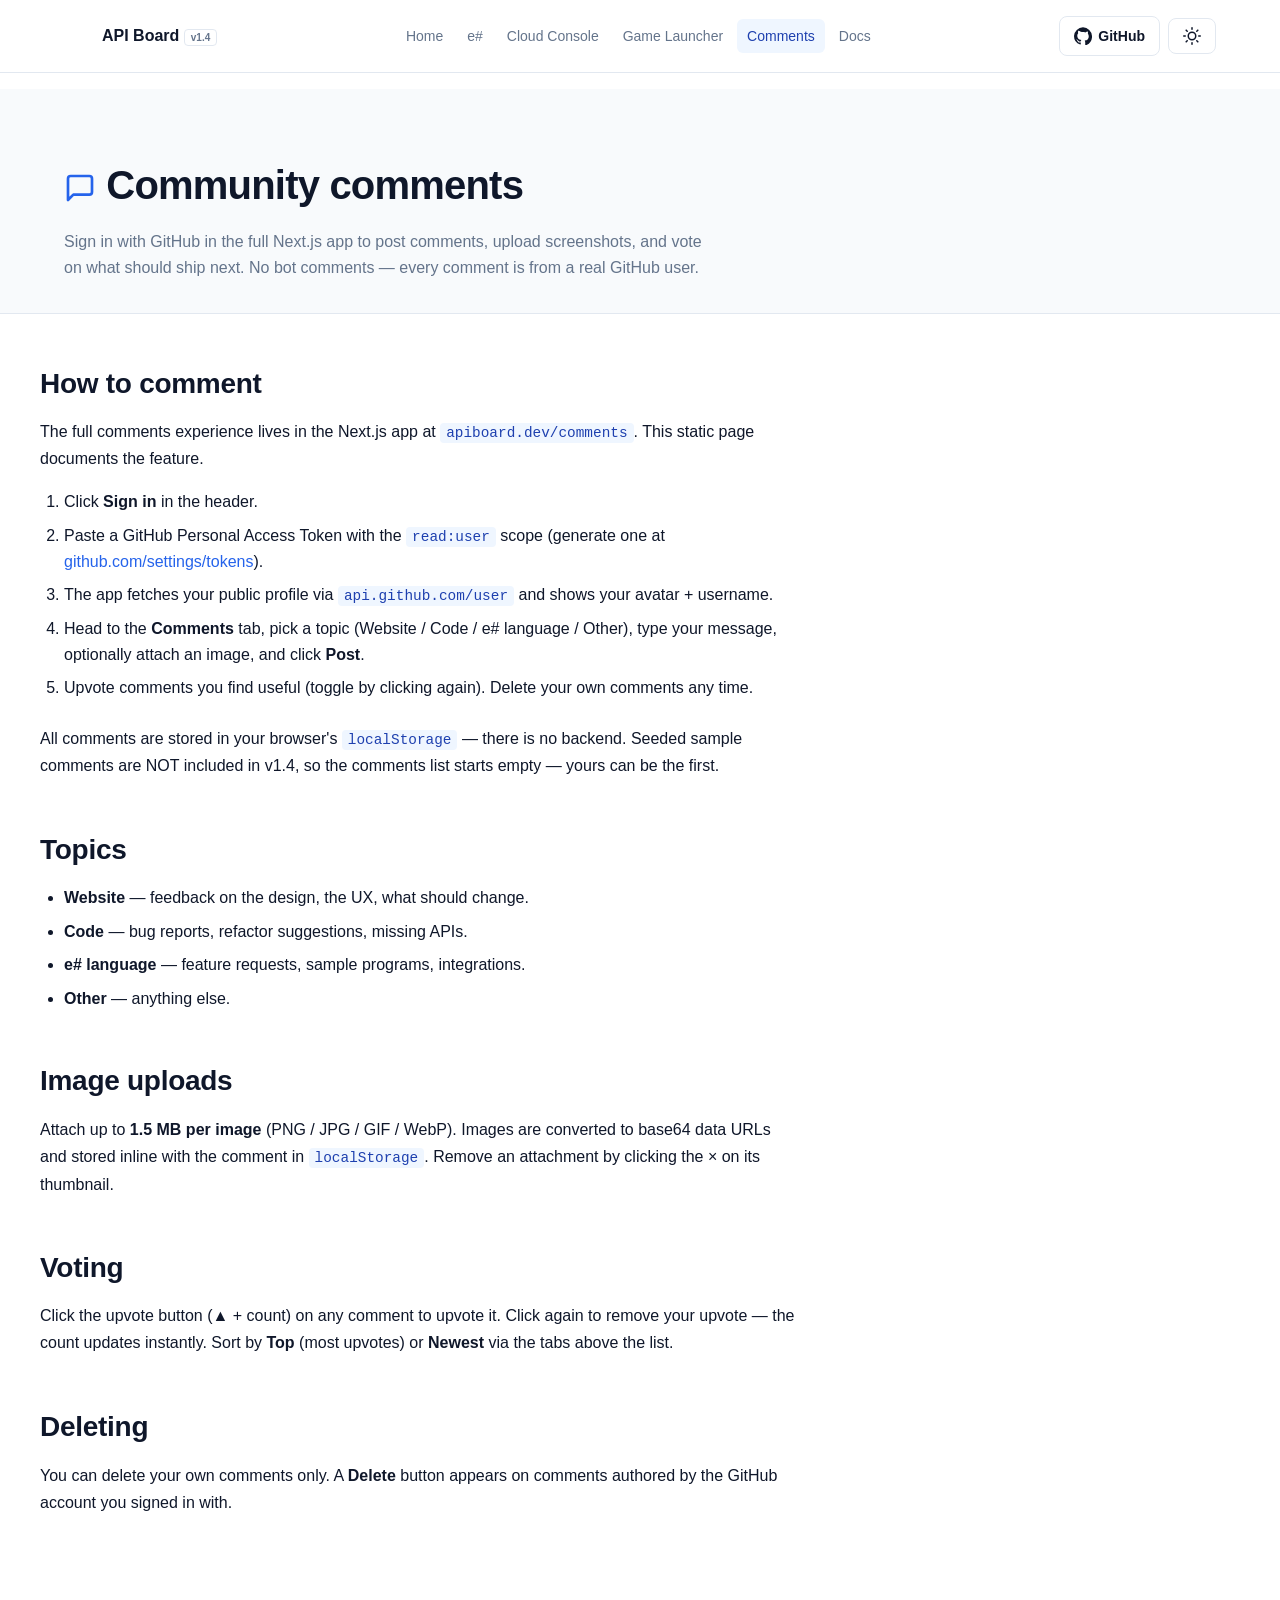
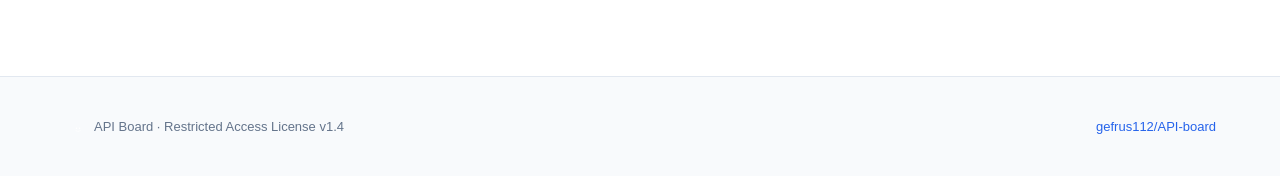
<file: docs/comments.html>
<!DOCTYPE html>
<html lang="en" data-ab-theme="light">
<head>
  <meta charset="UTF-8" />
  <meta name="viewport" content="width=device-width, initial-scale=1.0" />
  <title>Comments — API Board</title>
  <meta name="description" content="Sign in with GitHub to post comments about the website, code, and e# language. Upload images, upvote, and sort by Top or Newest." />
  <link rel="icon" type="image/svg+xml" href="./cube.svg" />
  <link rel="stylesheet" href="./style.css" />
</head>
<body>
  <svg xmlns="http://www.w3.org/2000/svg" style="display:none" aria-hidden="true">
    <defs>
      <linearGradient id="cubeFront" x1="0" y1="0" x2="1" y2="1"><stop offset="0%" stop-color="#3b82f6"/><stop offset="100%" stop-color="#1d4ed8"/></linearGradient>
      <linearGradient id="cubeTop" x1="0" y1="0" x2="1" y2="1"><stop offset="0%" stop-color="#60a5fa"/><stop offset="100%" stop-color="#3b82f6"/></linearGradient>
      <linearGradient id="cubeSide" x1="0" y1="0" x2="1" y2="1"><stop offset="0%" stop-color="#2563eb"/><stop offset="100%" stop-color="#1e3a8a"/></linearGradient>
    </defs>
    <symbol id="i-cube" viewBox="0 0 64 64">
      <path d="M32 4 L58 18 L32 32 L6 18 Z" fill="url(#cubeTop)"/>
      <path d="M6 18 L32 32 L32 60 L6 46 Z" fill="url(#cubeSide)"/>
      <path d="M58 18 L32 32 L32 60 L58 46 Z" fill="url(#cubeFront)"/>
      <circle cx="40" cy="36" r="2.4" fill="#fff"/>
      <circle cx="50" cy="36" r="2.4" fill="#fff"/>
      <path d="M38 44 Q45 50 52 44" stroke="#fff" stroke-width="2.2" stroke-linecap="round" fill="none"/>
    </symbol>
    <symbol id="i-github" viewBox="0 0 24 24" fill="currentColor"><path d="M12 .5A12 12 0 0 0 0 12a12 12 0 0 0 8.21 11.39c.6.11.82-.26.82-.58v-2.17c-3.34.72-4.04-1.42-4.04-1.42-.55-1.39-1.34-1.76-1.34-1.76-1.09-.75.08-.73.08-.73 1.2.09 1.84 1.24 1.84 1.24 1.07 1.83 2.81 1.3 3.5.99.11-.77.42-1.3.76-1.6-2.67-.3-5.47-1.33-5.47-5.93 0-1.31.47-2.38 1.24-3.22-.12-.3-.54-1.52.12-3.17 0 0 1.01-.32 3.3 1.23A11.5 11.5 0 0 1 12 6.8c1.02 0 2.05.14 3 .41 2.29-1.55 3.3-1.23 3.3-1.23.66 1.65.24 2.87.12 3.17.77.84 1.24 1.91 1.24 3.22 0 4.61-2.81 5.62-5.49 5.92.43.37.81 1.1.81 2.22v3.29c0 .32.22.7.83.58A12 12 0 0 0 24 12 12 12 0 0 0 12 .5z"/></symbol>
    <symbol id="i-sun" viewBox="0 0 24 24" fill="none" stroke="currentColor" stroke-width="2" stroke-linecap="round" stroke-linejoin="round"><circle cx="12" cy="12" r="5"/><line x1="12" y1="1" x2="12" y2="3"/><line x1="12" y1="21" x2="12" y2="23"/><line x1="4.22" y1="4.22" x2="5.64" y2="5.64"/><line x1="18.36" y1="18.36" x2="19.78" y2="19.78"/><line x1="1" y1="12" x2="3" y2="12"/><line x1="21" y1="12" x2="23" y2="12"/><line x1="4.22" y1="19.78" x2="5.64" y2="18.36"/><line x1="18.36" y1="5.64" x2="19.78" y2="4.22"/></symbol>
    <symbol id="i-moon" viewBox="0 0 24 24" fill="none" stroke="currentColor" stroke-width="2" stroke-linecap="round" stroke-linejoin="round"><path d="M21 12.79A9 9 0 1 1 11.21 3 7 7 0 0 0 21 12.79z"/></symbol>
    <symbol id="i-comments" viewBox="0 0 24 24" fill="none" stroke="currentColor" stroke-width="2" stroke-linecap="round" stroke-linejoin="round"><path d="M21 15a2 2 0 0 1-2 2H7l-4 4V5a2 2 0 0 1 2-2h14a2 2 0 0 1 2 2z"/></symbol>
  </svg>

  <header>
    <div class="container nav-row">
      <a class="logo" href="./index.html">
        <svg class="cube-logo"><use href="#i-cube"/></svg>
        <span>API Board <span class="ver">v1.4</span></span>
      </a>
      <nav>
        <ul>
          <li><a href="./index.html">Home</a></li>
          <li><a href="./esharp.html">e#</a></li>
          <li><a href="./cloud-console.html">Cloud Console</a></li>
          <li><a href="./games.html">Game Launcher</a></li>
          <li><a href="./comments.html" class="active">Comments</a></li>
          <li><a href="./docs.html">Docs</a></li>
        </ul>
      </nav>
      <div class="actions">
        <a class="btn btn-ghost" href="https://github.com/gefrus112/API-board" target="_blank" rel="noreferrer">
          <svg class="icon"><use href="#i-github"/></svg> GitHub
        </a>
        <button class="btn" id="theme-toggle" type="button" aria-label="Toggle theme">
          <svg class="icon icon-sun"><use href="#i-sun"/></svg>
          <svg class="icon icon-moon"><use href="#i-moon"/></svg>
        </button>
      </div>
    </div>
  </header>

  <main>
    <section class="page-hero">
      <div class="container">
        <h1 class="reveal"><svg class="icon" style="width:32px;height:32px;color:var(--brand);vertical-align:middle"><use href="#i-comments"/></svg> Community comments</h1>
        <p class="reveal" data-delay="100">Sign in with GitHub in the full Next.js app to post comments, upload screenshots, and vote on what should ship next. No bot comments — every comment is from a real GitHub user.</p>
      </div>
    </section>

    <section class="container section">
      <div class="prose">
        <h2 class="reveal">How to comment</h2>
        <p class="reveal" data-delay="100">The full comments experience lives in the Next.js app at <code>apiboard.dev/comments</code>. This static page documents the feature.</p>
        <ol class="reveal" data-delay="200" style="margin:0 0 24px 24px">
          <li>Click <strong>Sign in</strong> in the header.</li>
          <li>Paste a GitHub Personal Access Token with the <code>read:user</code> scope (generate one at <a href="https://github.com/settings/tokens" target="_blank" rel="noreferrer">github.com/settings/tokens</a>).</li>
          <li>The app fetches your public profile via <code>api.github.com/user</code> and shows your avatar + username.</li>
          <li>Head to the <strong>Comments</strong> tab, pick a topic (Website / Code / e# language / Other), type your message, optionally attach an image, and click <strong>Post</strong>.</li>
          <li>Upvote comments you find useful (toggle by clicking again). Delete your own comments any time.</li>
        </ol>
        <p class="reveal" data-delay="300">All comments are stored in your browser's <code>localStorage</code> — there is no backend. Seeded sample comments are NOT included in v1.4, so the comments list starts empty — yours can be the first.</p>

        <h2 class="reveal" style="margin-top:48px">Topics</h2>
        <ul class="reveal" data-delay="100">
          <li><strong>Website</strong> — feedback on the design, the UX, what should change.</li>
          <li><strong>Code</strong> — bug reports, refactor suggestions, missing APIs.</li>
          <li><strong>e# language</strong> — feature requests, sample programs, integrations.</li>
          <li><strong>Other</strong> — anything else.</li>
        </ul>

        <h2 class="reveal" style="margin-top:48px">Image uploads</h2>
        <p class="reveal" data-delay="100">Attach up to <strong>1.5 MB per image</strong> (PNG / JPG / GIF / WebP). Images are converted to base64 data URLs and stored inline with the comment in <code>localStorage</code>. Remove an attachment by clicking the × on its thumbnail.</p>

        <h2 class="reveal" style="margin-top:48px">Voting</h2>
        <p class="reveal" data-delay="100">Click the upvote button (▲ + count) on any comment to upvote it. Click again to remove your upvote — the count updates instantly. Sort by <strong>Top</strong> (most upvotes) or <strong>Newest</strong> via the tabs above the list.</p>

        <h2 class="reveal" style="margin-top:48px">Deleting</h2>
        <p class="reveal" data-delay="100">You can delete your own comments only. A <strong>Delete</strong> button appears on comments authored by the GitHub account you signed in with.</p>
      </div>
    </section>
  </main>

  <footer>
    <div class="container">
      <div class="footer-left">
        <svg class="cube-logo-sm"><use href="#i-cube"/></svg>
        <span>API Board · <span class="muted">Restricted Access License v1.4</span></span>
      </div>
      <a href="https://github.com/gefrus112/API-board" target="_blank" rel="noreferrer">gefrus112/API-board</a>
    </div>
  </footer>

  <script src="./script.js"></script>
</body>
</html>
</file>
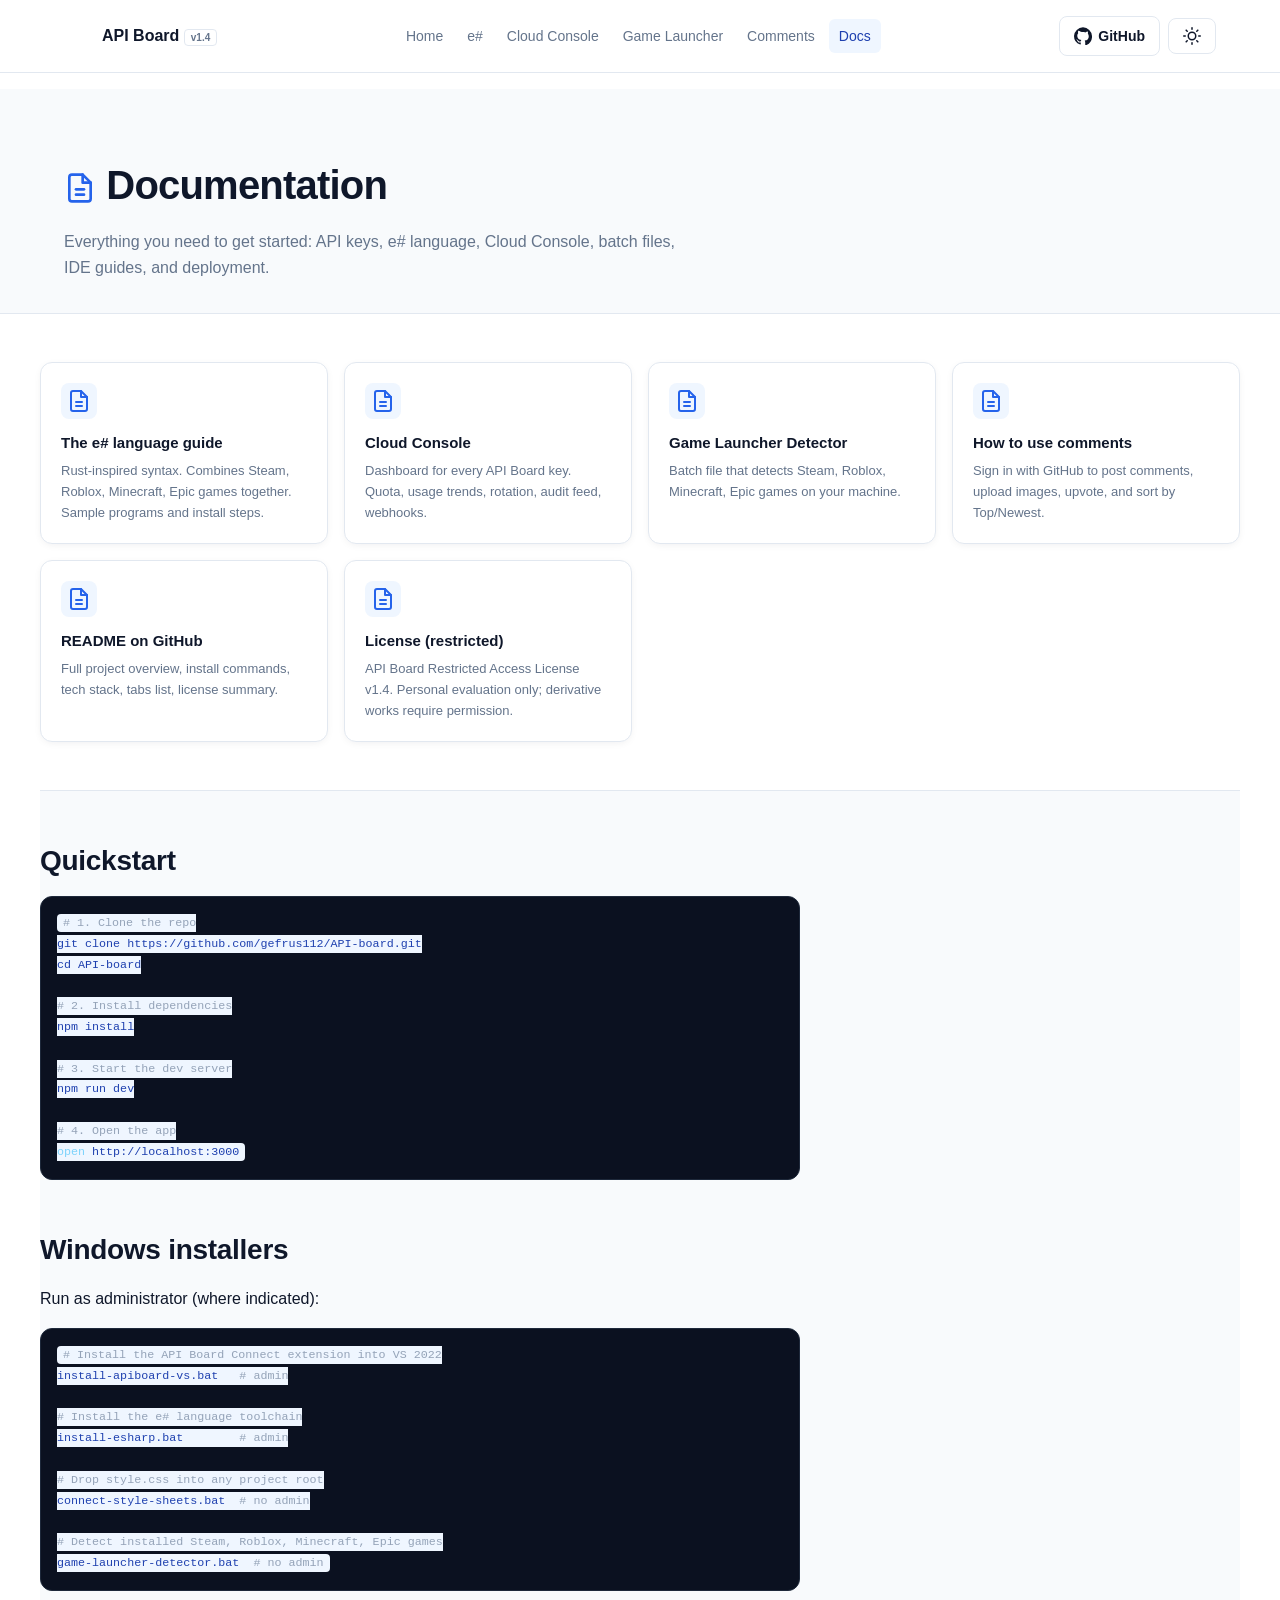
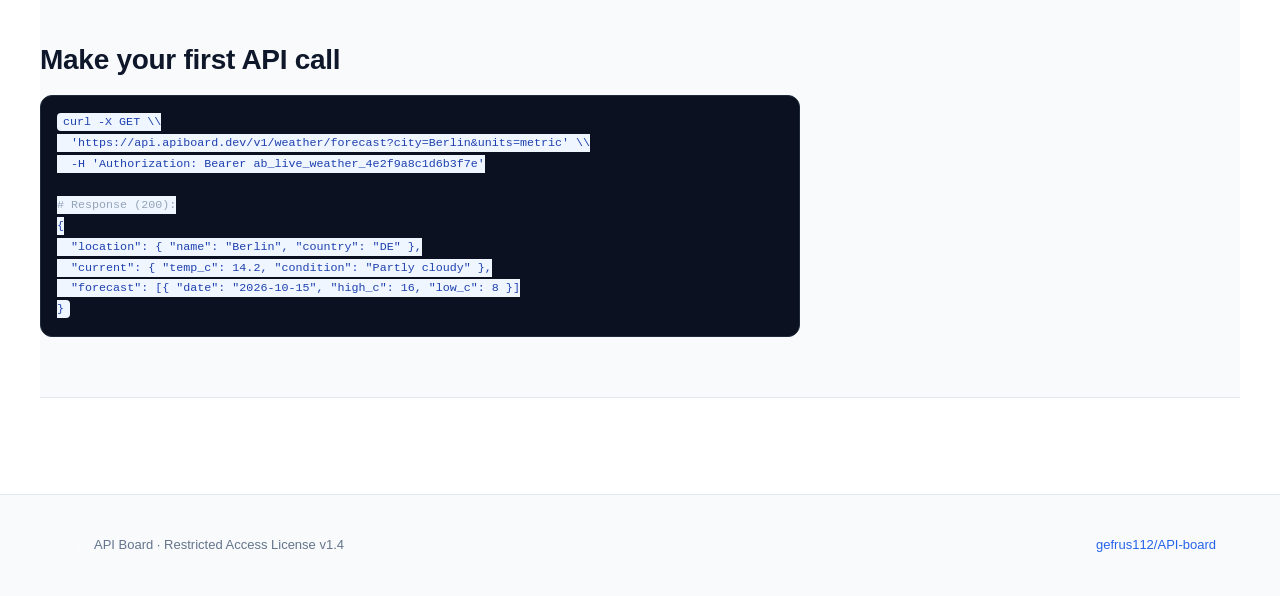
<file: docs/docs.html>
<!DOCTYPE html>
<html lang="en" data-ab-theme="light">
<head>
  <meta charset="UTF-8" />
  <meta name="viewport" content="width=device-width, initial-scale=1.0" />
  <title>Docs — API Board</title>
  <meta name="description" content="Documentation hub: getting started, authentication, e# language, Cloud Console, batch files, IDE guides, deployment." />
  <link rel="icon" type="image/svg+xml" href="./cube.svg" />
  <link rel="stylesheet" href="./style.css" />
</head>
<body>
  <svg xmlns="http://www.w3.org/2000/svg" style="display:none" aria-hidden="true">
    <defs>
      <linearGradient id="cubeFront" x1="0" y1="0" x2="1" y2="1"><stop offset="0%" stop-color="#3b82f6"/><stop offset="100%" stop-color="#1d4ed8"/></linearGradient>
      <linearGradient id="cubeTop" x1="0" y1="0" x2="1" y2="1"><stop offset="0%" stop-color="#60a5fa"/><stop offset="100%" stop-color="#3b82f6"/></linearGradient>
      <linearGradient id="cubeSide" x1="0" y1="0" x2="1" y2="1"><stop offset="0%" stop-color="#2563eb"/><stop offset="100%" stop-color="#1e3a8a"/></linearGradient>
    </defs>
    <symbol id="i-cube" viewBox="0 0 64 64">
      <path d="M32 4 L58 18 L32 32 L6 18 Z" fill="url(#cubeTop)"/>
      <path d="M6 18 L32 32 L32 60 L6 46 Z" fill="url(#cubeSide)"/>
      <path d="M58 18 L32 32 L32 60 L58 46 Z" fill="url(#cubeFront)"/>
      <circle cx="40" cy="36" r="2.4" fill="#fff"/>
      <circle cx="50" cy="36" r="2.4" fill="#fff"/>
      <path d="M38 44 Q45 50 52 44" stroke="#fff" stroke-width="2.2" stroke-linecap="round" fill="none"/>
    </symbol>
    <symbol id="i-github" viewBox="0 0 24 24" fill="currentColor"><path d="M12 .5A12 12 0 0 0 0 12a12 12 0 0 0 8.21 11.39c.6.11.82-.26.82-.58v-2.17c-3.34.72-4.04-1.42-4.04-1.42-.55-1.39-1.34-1.76-1.34-1.76-1.09-.75.08-.73.08-.73 1.2.09 1.84 1.24 1.84 1.24 1.07 1.83 2.81 1.3 3.5.99.11-.77.42-1.3.76-1.6-2.67-.3-5.47-1.33-5.47-5.93 0-1.31.47-2.38 1.24-3.22-.12-.3-.54-1.52.12-3.17 0 0 1.01-.32 3.3 1.23A11.5 11.5 0 0 1 12 6.8c1.02 0 2.05.14 3 .41 2.29-1.55 3.3-1.23 3.3-1.23.66 1.65.24 2.87.12 3.17.77.84 1.24 1.91 1.24 3.22 0 4.61-2.81 5.62-5.49 5.92.43.37.81 1.1.81 2.22v3.29c0 .32.22.7.83.58A12 12 0 0 0 24 12 12 12 0 0 0 12 .5z"/></symbol>
    <symbol id="i-sun" viewBox="0 0 24 24" fill="none" stroke="currentColor" stroke-width="2" stroke-linecap="round" stroke-linejoin="round"><circle cx="12" cy="12" r="5"/><line x1="12" y1="1" x2="12" y2="3"/><line x1="12" y1="21" x2="12" y2="23"/><line x1="4.22" y1="4.22" x2="5.64" y2="5.64"/><line x1="18.36" y1="18.36" x2="19.78" y2="19.78"/><line x1="1" y1="12" x2="3" y2="12"/><line x1="21" y1="12" x2="23" y2="12"/><line x1="4.22" y1="19.78" x2="5.64" y2="18.36"/><line x1="18.36" y1="5.64" x2="19.78" y2="4.22"/></symbol>
    <symbol id="i-moon" viewBox="0 0 24 24" fill="none" stroke="currentColor" stroke-width="2" stroke-linecap="round" stroke-linejoin="round"><path d="M21 12.79A9 9 0 1 1 11.21 3 7 7 0 0 0 21 12.79z"/></symbol>
    <symbol id="i-docs" viewBox="0 0 24 24" fill="none" stroke="currentColor" stroke-width="2" stroke-linecap="round" stroke-linejoin="round"><path d="M14 2H6a2 2 0 0 0-2 2v16a2 2 0 0 0 2 2h12a2 2 0 0 0 2-2V8z"/><polyline points="14 2 14 8 20 8"/><line x1="9" y1="13" x2="15" y2="13"/><line x1="9" y1="17" x2="15" y2="17"/></symbol>
    <symbol id="i-arrow" viewBox="0 0 24 24" fill="none" stroke="currentColor" stroke-width="2" stroke-linecap="round" stroke-linejoin="round"><line x1="5" y1="12" x2="19" y2="12"/><polyline points="12 5 19 12 12 19"/></symbol>
  </svg>

  <header>
    <div class="container nav-row">
      <a class="logo" href="./index.html">
        <svg class="cube-logo"><use href="#i-cube"/></svg>
        <span>API Board <span class="ver">v1.4</span></span>
      </a>
      <nav>
        <ul>
          <li><a href="./index.html">Home</a></li>
          <li><a href="./esharp.html">e#</a></li>
          <li><a href="./cloud-console.html">Cloud Console</a></li>
          <li><a href="./games.html">Game Launcher</a></li>
          <li><a href="./comments.html">Comments</a></li>
          <li><a href="./docs.html" class="active">Docs</a></li>
        </ul>
      </nav>
      <div class="actions">
        <a class="btn btn-ghost" href="https://github.com/gefrus112/API-board" target="_blank" rel="noreferrer">
          <svg class="icon"><use href="#i-github"/></svg> GitHub
        </a>
        <button class="btn" id="theme-toggle" type="button" aria-label="Toggle theme">
          <svg class="icon icon-sun"><use href="#i-sun"/></svg>
          <svg class="icon icon-moon"><use href="#i-moon"/></svg>
        </button>
      </div>
    </div>
  </header>

  <main>
    <section class="page-hero">
      <div class="container">
        <h1 class="reveal"><svg class="icon" style="width:32px;height:32px;color:var(--brand);vertical-align:middle"><use href="#i-docs"/></svg> Documentation</h1>
        <p class="reveal" data-delay="100">Everything you need to get started: API keys, e# language, Cloud Console, batch files, IDE guides, and deployment.</p>
      </div>
    </section>

    <section class="container section">
      <div class="grid" style="grid-template-columns:repeat(auto-fill, minmax(260px, 1fr))">
        <a class="card reveal" data-delay="0" href="./esharp.html">
          <svg class="icon"><use href="#i-docs"/></svg>
          <h3>The e# language guide</h3>
          <p>Rust-inspired syntax. Combines Steam, Roblox, Minecraft, Epic games together. Sample programs and install steps.</p>
        </a>
        <a class="card reveal" data-delay="50" href="./cloud-console.html">
          <svg class="icon"><use href="#i-docs"/></svg>
          <h3>Cloud Console</h3>
          <p>Dashboard for every API Board key. Quota, usage trends, rotation, audit feed, webhooks.</p>
        </a>
        <a class="card reveal" data-delay="100" href="./games.html">
          <svg class="icon"><use href="#i-docs"/></svg>
          <h3>Game Launcher Detector</h3>
          <p>Batch file that detects Steam, Roblox, Minecraft, Epic games on your machine.</p>
        </a>
        <a class="card reveal" data-delay="150" href="./comments.html">
          <svg class="icon"><use href="#i-docs"/></svg>
          <h3>How to use comments</h3>
          <p>Sign in with GitHub to post comments, upload images, upvote, and sort by Top/Newest.</p>
        </a>
        <a class="card reveal" data-delay="200" href="https://github.com/gefrus112/API-board#readme" target="_blank" rel="noreferrer">
          <svg class="icon"><use href="#i-docs"/></svg>
          <h3>README on GitHub</h3>
          <p>Full project overview, install commands, tech stack, tabs list, license summary.</p>
        </a>
        <a class="card reveal" data-delay="250" href="https://github.com/gefrus112/API-board/blob/main/LICENSE" target="_blank" rel="noreferrer">
          <svg class="icon"><use href="#i-docs"/></svg>
          <h3>License (restricted)</h3>
          <p>API Board Restricted Access License v1.4. Personal evaluation only; derivative works require permission.</p>
        </a>
      </div>
    </section>

    <section class="container section" style="background:var(--bg-soft);border-top:1px solid var(--border);border-bottom:1px solid var(--border)">
      <div class="prose">
        <h2 class="reveal">Quickstart</h2>
        <pre class="reveal" data-delay="100"><code><span style="color:#94a3b8"># 1. Clone the repo</span>
git clone https://github.com/gefrus112/API-board.git
cd API-board

<span style="color:#94a3b8"># 2. Install dependencies</span>
npm install

<span style="color:#94a3b8"># 3. Start the dev server</span>
npm run dev

<span style="color:#94a3b8"># 4. Open the app</span>
<span style="color:#7dd3fc">open</span> http://localhost:3000</code></pre>

        <h2 class="reveal" style="margin-top:48px">Windows installers</h2>
        <p class="reveal" data-delay="100">Run as administrator (where indicated):</p>
        <pre class="reveal" data-delay="200"><code><span style="color:#94a3b8"># Install the API Board Connect extension into VS 2022</span>
install-apiboard-vs.bat   <span style="color:#94a3b8"># admin</span>

<span style="color:#94a3b8"># Install the e# language toolchain</span>
install-esharp.bat        <span style="color:#94a3b8"># admin</span>

<span style="color:#94a3b8"># Drop style.css into any project root</span>
connect-style-sheets.bat  <span style="color:#94a3b8"># no admin</span>

<span style="color:#94a3b8"># Detect installed Steam, Roblox, Minecraft, Epic games</span>
game-launcher-detector.bat  <span style="color:#94a3b8"># no admin</span></code></pre>

        <h2 class="reveal" style="margin-top:48px">Make your first API call</h2>
        <pre class="reveal" data-delay="100"><code>curl -X GET \\
  'https://api.apiboard.dev/v1/weather/forecast?city=Berlin&amp;units=metric' \\
  -H 'Authorization: Bearer ab_live_weather_4e2f9a8c1d6b3f7e'

<span style="color:#94a3b8"># Response (200):</span>
{
  "location": { "name": "Berlin", "country": "DE" },
  "current": { "temp_c": 14.2, "condition": "Partly cloudy" },
  "forecast": [{ "date": "2026-10-15", "high_c": 16, "low_c": 8 }]
}</code></pre>
      </div>
    </section>
  </main>

  <footer>
    <div class="container">
      <div class="footer-left">
        <svg class="cube-logo-sm"><use href="#i-cube"/></svg>
        <span>API Board · <span class="muted">Restricted Access License v1.4</span></span>
      </div>
      <a href="https://github.com/gefrus112/API-board" target="_blank" rel="noreferrer">gefrus112/API-board</a>
    </div>
  </footer>

  <script src="./script.js"></script>
</body>
</html>
</file>
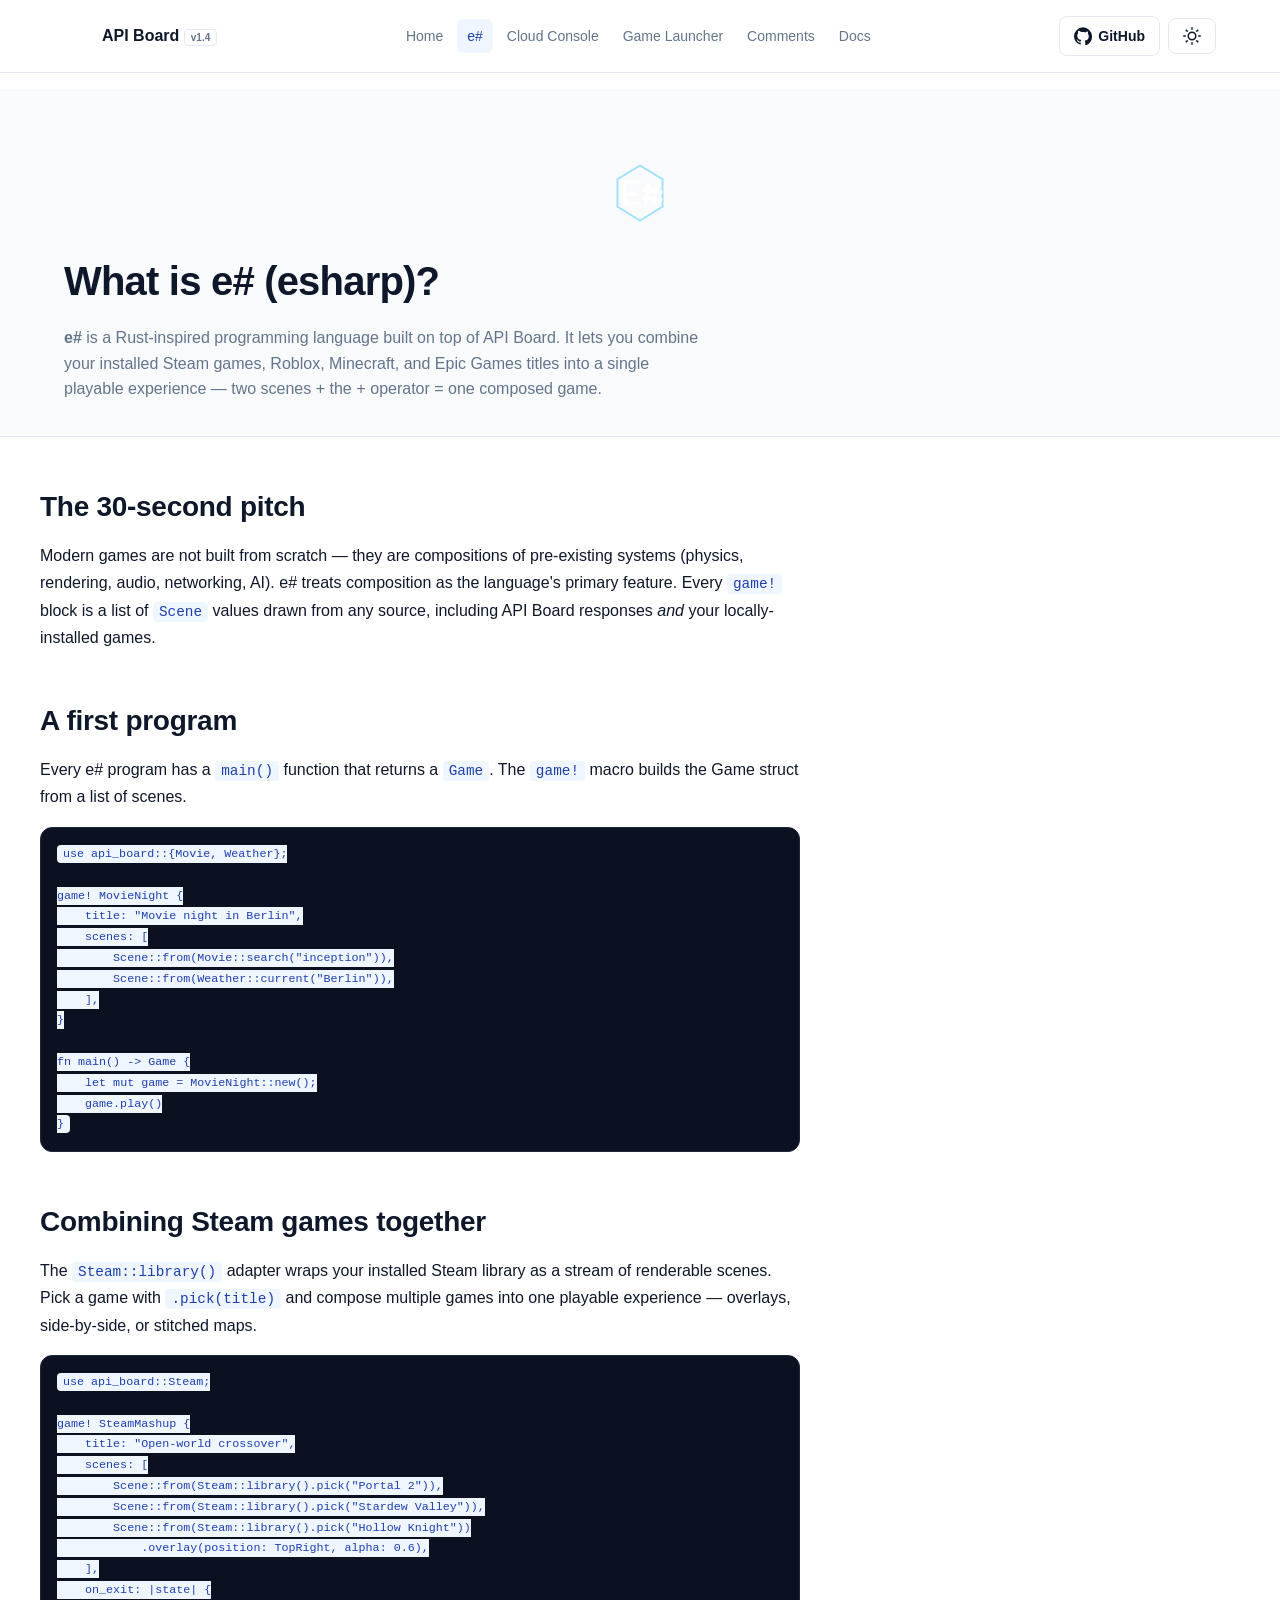
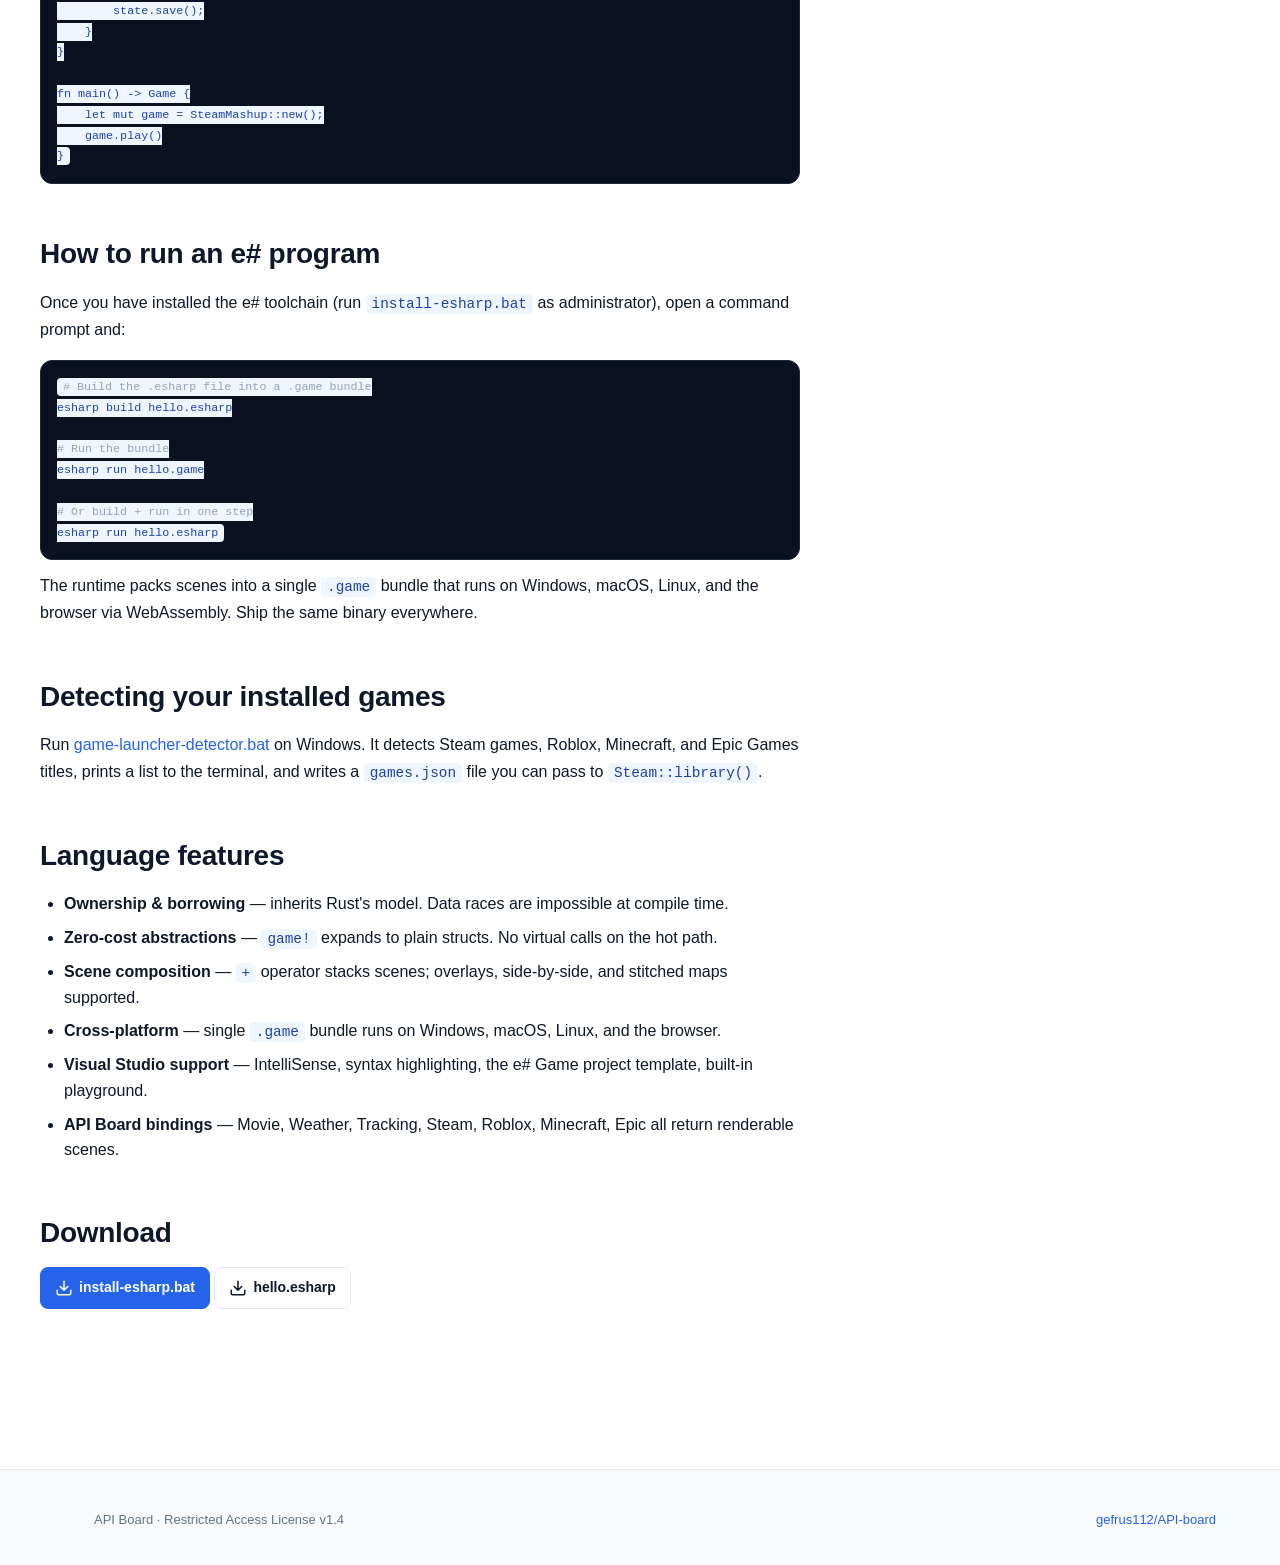
<file: docs/esharp.html>
<!DOCTYPE html>
<html lang="en" data-ab-theme="light">
<head>
  <meta charset="UTF-8" />
  <meta name="viewport" content="width=device-width, initial-scale=1.0" />
  <title>e# (esharp) — Combine Steam Games Together · API Board</title>
  <meta name="description" content="The e# programming language. Rust-inspired syntax. Combines Steam, Roblox, Minecraft, Epic games into a single playable experience." />
  <link rel="icon" type="image/svg+xml" href="./cube.svg" />
  <link rel="stylesheet" href="./style.css" />
</head>
<body>
  <!-- Shared SVG sprite -->
  <svg xmlns="http://www.w3.org/2000/svg" style="display:none" aria-hidden="true">
    <defs>
      <linearGradient id="cubeFront" x1="0" y1="0" x2="1" y2="1"><stop offset="0%" stop-color="#3b82f6"/><stop offset="100%" stop-color="#1d4ed8"/></linearGradient>
      <linearGradient id="cubeTop" x1="0" y1="0" x2="1" y2="1"><stop offset="0%" stop-color="#60a5fa"/><stop offset="100%" stop-color="#3b82f6"/></linearGradient>
      <linearGradient id="cubeSide" x1="0" y1="0" x2="1" y2="1"><stop offset="0%" stop-color="#2563eb"/><stop offset="100%" stop-color="#1e3a8a"/></linearGradient>
    </defs>
    <symbol id="i-cube" viewBox="0 0 64 64">
      <path d="M32 4 L58 18 L32 32 L6 18 Z" fill="url(#cubeTop)"/>
      <path d="M6 18 L32 32 L32 60 L6 46 Z" fill="url(#cubeSide)"/>
      <path d="M58 18 L32 32 L32 60 L58 46 Z" fill="url(#cubeFront)"/>
      <circle cx="40" cy="36" r="2.4" fill="#fff"/>
      <circle cx="50" cy="36" r="2.4" fill="#fff"/>
      <path d="M38 44 Q45 50 52 44" stroke="#fff" stroke-width="2.2" stroke-linecap="round" fill="none"/>
    </symbol>
    <symbol id="i-esharp" viewBox="0 0 64 64">
      <defs><linearGradient id="eBg" x1="0" y1="0" x2="1" y2="1"><stop offset="0%" stop-color="#0ea5e9"/><stop offset="100%" stop-color="#6366f1"/></linearGradient></defs>
      <path d="M32 4 L56 18 L56 46 L32 60 L8 46 L8 18 Z" fill="url(#eBg)"/>
      <path d="M32 10 L50 21 L50 43 L32 54 L14 43 L14 21 Z" fill="none" stroke="#7dd3fc" stroke-width="1.5" opacity="0.7"/>
      <g fill="#fff"><rect x="18" y="22" width="14" height="3" rx="1"/><rect x="18" y="22" width="3" height="20" rx="1"/><rect x="18" y="31.5" width="11" height="3" rx="1"/><rect x="18" y="39" width="14" height="3" rx="1"/><rect x="36" y="24" width="3" height="18" rx="1" transform="rotate(8 37.5 33)"/><rect x="44" y="22" width="3" height="18" rx="1" transform="rotate(8 45.5 31)"/><rect x="34" y="29" width="16" height="3" rx="1" transform="rotate(8 42 30.5)"/><rect x="34" y="35" width="16" height="3" rx="1" transform="rotate(8 42 36.5)"/></g>
    </symbol>
    <symbol id="i-download" viewBox="0 0 24 24" fill="none" stroke="currentColor" stroke-width="2" stroke-linecap="round" stroke-linejoin="round"><path d="M21 15v4a2 2 0 0 1-2 2H5a2 2 0 0 1-2-2v-4M7 10l5 5 5-5M12 15V3"/></symbol>
    <symbol id="i-github" viewBox="0 0 24 24" fill="currentColor"><path d="M12 .5A12 12 0 0 0 0 12a12 12 0 0 0 8.21 11.39c.6.11.82-.26.82-.58v-2.17c-3.34.72-4.04-1.42-4.04-1.42-.55-1.39-1.34-1.76-1.34-1.76-1.09-.75.08-.73.08-.73 1.2.09 1.84 1.24 1.84 1.24 1.07 1.83 2.81 1.3 3.5.99.11-.77.42-1.3.76-1.6-2.67-.3-5.47-1.33-5.47-5.93 0-1.31.47-2.38 1.24-3.22-.12-.3-.54-1.52.12-3.17 0 0 1.01-.32 3.3 1.23A11.5 11.5 0 0 1 12 6.8c1.02 0 2.05.14 3 .41 2.29-1.55 3.3-1.23 3.3-1.23.66 1.65.24 2.87.12 3.17.77.84 1.24 1.91 1.24 3.22 0 4.61-2.81 5.62-5.49 5.92.43.37.81 1.1.81 2.22v3.29c0 .32.22.7.83.58A12 12 0 0 0 24 12 12 12 0 0 0 12 .5z"/></symbol>
    <symbol id="i-sun" viewBox="0 0 24 24" fill="none" stroke="currentColor" stroke-width="2" stroke-linecap="round" stroke-linejoin="round"><circle cx="12" cy="12" r="5"/><line x1="12" y1="1" x2="12" y2="3"/><line x1="12" y1="21" x2="12" y2="23"/><line x1="4.22" y1="4.22" x2="5.64" y2="5.64"/><line x1="18.36" y1="18.36" x2="19.78" y2="19.78"/><line x1="1" y1="12" x2="3" y2="12"/><line x1="21" y1="12" x2="23" y2="12"/><line x1="4.22" y1="19.78" x2="5.64" y2="18.36"/><line x1="18.36" y1="5.64" x2="19.78" y2="4.22"/></symbol>
    <symbol id="i-moon" viewBox="0 0 24 24" fill="none" stroke="currentColor" stroke-width="2" stroke-linecap="round" stroke-linejoin="round"><path d="M21 12.79A9 9 0 1 1 11.21 3 7 7 0 0 0 21 12.79z"/></symbol>
    <symbol id="i-arrow" viewBox="0 0 24 24" fill="none" stroke="currentColor" stroke-width="2" stroke-linecap="round" stroke-linejoin="round"><line x1="5" y1="12" x2="19" y2="12"/><polyline points="12 5 19 12 12 19"/></symbol>
    <symbol id="i-gamepad" viewBox="0 0 24 24" fill="none" stroke="currentColor" stroke-width="2" stroke-linecap="round" stroke-linejoin="round"><line x1="6" y1="11" x2="10" y2="11"/><line x1="8" y1="9" x2="8" y2="13"/><line x1="15" y1="12" x2="15.01" y2="12"/><line x1="18" y1="10" x2="18.01" y2="10"/><rect x="2" y="6" width="20" height="12" rx="4"/></symbol>
    <symbol id="i-play" viewBox="0 0 24 24" fill="currentColor"><polygon points="5 3 19 12 5 21 5 3"/></symbol>
    <symbol id="i-terminal" viewBox="0 0 24 24" fill="none" stroke="currentColor" stroke-width="2" stroke-linecap="round" stroke-linejoin="round"><polyline points="4 17 10 11 4 5"/><line x1="12" y1="19" x2="20" y2="19"/></symbol>
    <symbol id="i-zap" viewBox="0 0 24 24" fill="none" stroke="currentColor" stroke-width="2" stroke-linecap="round" stroke-linejoin="round"><polygon points="13 2 3 14 12 14 11 22 21 10 12 10 13 2"/></symbol>
    <symbol id="i-shield" viewBox="0 0 24 24" fill="none" stroke="currentColor" stroke-width="2" stroke-linecap="round" stroke-linejoin="round"><path d="M12 22s8-4 8-10V5l-8-3-8 3v7c0 6 8 10 8 10z"/></symbol>
    <symbol id="i-layers" viewBox="0 0 24 24" fill="none" stroke="currentColor" stroke-width="2" stroke-linecap="round" stroke-linejoin="round"><polygon points="12 2 2 7 12 12 22 7 12 2"/><polyline points="2 17 12 22 22 17"/><polyline points="2 12 12 17 22 12"/></symbol>
    <symbol id="i-globe" viewBox="0 0 24 24" fill="none" stroke="currentColor" stroke-width="2" stroke-linecap="round" stroke-linejoin="round"><circle cx="12" cy="12" r="10"/><path d="M2 12h20M12 2a15 15 0 0 1 0 20M12 2a15 15 0 0 0 0 20"/></symbol>
    <symbol id="i-code2" viewBox="0 0 24 24" fill="none" stroke="currentColor" stroke-width="2" stroke-linecap="round" stroke-linejoin="round"><polyline points="16 18 22 12 16 6"/><polyline points="8 6 2 12 8 18"/></symbol>
  </svg>

  <header>
    <div class="container nav-row">
      <a class="logo" href="./index.html">
        <svg class="cube-logo"><use href="#i-cube"/></svg>
        <span>API Board <span class="ver">v1.4</span></span>
      </a>
      <nav>
        <ul>
          <li><a href="./index.html">Home</a></li>
          <li><a href="./esharp.html" class="active">e#</a></li>
          <li><a href="./cloud-console.html">Cloud Console</a></li>
          <li><a href="./games.html">Game Launcher</a></li>
          <li><a href="./comments.html">Comments</a></li>
          <li><a href="./docs.html">Docs</a></li>
        </ul>
      </nav>
      <div class="actions">
        <a class="btn btn-ghost" href="https://github.com/gefrus112/API-board" target="_blank" rel="noreferrer">
          <svg class="icon"><use href="#i-github"/></svg> GitHub
        </a>
        <button class="btn" id="theme-toggle" type="button" aria-label="Toggle theme">
          <svg class="icon icon-sun"><use href="#i-sun"/></svg>
          <svg class="icon icon-moon"><use href="#i-moon"/></svg>
        </button>
      </div>
    </div>
  </header>

  <main>
    <section class="page-hero">
      <div class="container">
        <svg class="cube-hero reveal" style="width:80px;height:80px;margin:0 auto 16px;display:block;animation:cube-spin 12s linear infinite, cube-pulse 3.6s ease-in-out infinite"><use href="#i-esharp"/></svg>
        <h1 class="reveal" data-delay="100">What is e# (esharp)?</h1>
        <p class="reveal" data-delay="200"><strong>e#</strong> is a Rust-inspired programming language built on top of API Board. It lets you combine your installed Steam games, Roblox, Minecraft, and Epic Games titles into a single playable experience — two scenes + the <code>+</code> operator = one composed game.</p>
      </div>
    </section>

    <section class="container section">
      <div class="prose">
        <h2 class="reveal">The 30-second pitch</h2>
        <p class="reveal" data-delay="100">Modern games are not built from scratch — they are compositions of pre-existing systems (physics, rendering, audio, networking, AI). e# treats composition as the language's primary feature. Every <code>game!</code> block is a list of <code>Scene</code> values drawn from any source, including API Board responses <em>and</em> your locally-installed games.</p>

        <h2 class="reveal" style="margin-top:48px">A first program</h2>
        <p class="reveal" data-delay="100">Every e# program has a <code>main()</code> function that returns a <code>Game</code>. The <code>game!</code> macro builds the Game struct from a list of scenes.</p>
        <pre class="reveal" data-delay="200"><code><span class="kw">use</span> api_board::{Movie, Weather};

<span class="macro">game!</span> <span class="type">MovieNight</span> {
    title: <span class="str">"Movie night in Berlin"</span>,
    scenes: [
        <span class="type">Scene::from</span>(<span class="type">Movie::search</span>(<span class="str">"inception"</span>)),
        <span class="type">Scene::from</span>(<span class="type">Weather::current</span>(<span class="str">"Berlin"</span>)),
    ],
}

<span class="kw">fn</span> <span class="fn-name">main</span>() -&gt; <span class="type">Game</span> {
    <span class="kw">let mut</span> game = <span class="type">MovieNight::new</span>();
    game.play()
}</code></pre>

        <h2 class="reveal" style="margin-top:48px">Combining Steam games together</h2>
        <p class="reveal" data-delay="100">The <code>Steam::library()</code> adapter wraps your installed Steam library as a stream of renderable scenes. Pick a game with <code>.pick(title)</code> and compose multiple games into one playable experience — overlays, side-by-side, or stitched maps.</p>
        <pre class="reveal" data-delay="200"><code><span class="kw">use</span> api_board::Steam;

<span class="macro">game!</span> <span class="type">SteamMashup</span> {
    title: <span class="str">"Open-world crossover"</span>,
    scenes: [
        <span class="type">Scene::from</span>(<span class="type">Steam::library</span>().pick(<span class="str">"Portal 2"</span>)),
        <span class="type">Scene::from</span>(<span class="type">Steam::library</span>().pick(<span class="str">"Stardew Valley"</span>)),
        <span class="type">Scene::from</span>(<span class="type">Steam::library</span>().pick(<span class="str">"Hollow Knight"</span>))
            .overlay(position: TopRight, alpha: <span class="num">0.6</span>),
    ],
    on_exit: |state| {
        state.save();
    }
}

<span class="kw">fn</span> <span class="fn-name">main</span>() -&gt; <span class="type">Game</span> {
    <span class="kw">let mut</span> game = <span class="type">SteamMashup::new</span>();
    game.play()
}</code></pre>

        <h2 class="reveal" style="margin-top:48px">How to run an e# program</h2>
        <p class="reveal" data-delay="100">Once you have installed the e# toolchain (run <code>install-esharp.bat</code> as administrator), open a command prompt and:</p>
        <pre class="reveal" data-delay="200"><code><span style="color:#94a3b8"># Build the .esharp file into a .game bundle</span>
esharp build hello.esharp

<span style="color:#94a3b8"># Run the bundle</span>
esharp run hello.game

<span style="color:#94a3b8"># Or build + run in one step</span>
esharp run hello.esharp</code></pre>
        <p class="reveal" data-delay="300">The runtime packs scenes into a single <code>.game</code> bundle that runs on Windows, macOS, Linux, and the browser via WebAssembly. Ship the same binary everywhere.</p>

        <h2 class="reveal" style="margin-top:48px">Detecting your installed games</h2>
        <p class="reveal" data-delay="100">Run <a href="./games.html">game-launcher-detector.bat</a> on Windows. It detects Steam games, Roblox, Minecraft, and Epic Games titles, prints a list to the terminal, and writes a <code>games.json</code> file you can pass to <code>Steam::library()</code>.</p>

        <h2 class="reveal" style="margin-top:48px">Language features</h2>
        <ul class="reveal" data-delay="100">
          <li><strong>Ownership &amp; borrowing</strong> — inherits Rust's model. Data races are impossible at compile time.</li>
          <li><strong>Zero-cost abstractions</strong> — <code>game!</code> expands to plain structs. No virtual calls on the hot path.</li>
          <li><strong>Scene composition</strong> — <code>+</code> operator stacks scenes; overlays, side-by-side, and stitched maps supported.</li>
          <li><strong>Cross-platform</strong> — single <code>.game</code> bundle runs on Windows, macOS, Linux, and the browser.</li>
          <li><strong>Visual Studio support</strong> — IntelliSense, syntax highlighting, the e# Game project template, built-in playground.</li>
          <li><strong>API Board bindings</strong> — Movie, Weather, Tracking, Steam, Roblox, Minecraft, Epic all return renderable scenes.</li>
        </ul>

        <h2 class="reveal" style="margin-top:48px">Download</h2>
        <p class="reveal" data-delay="100">
          <a class="btn btn-primary" href="https://github.com/gefrus112/API-board/raw/main/public/downloads/install-esharp.bat"><svg class="icon"><use href="#i-download"/></svg> install-esharp.bat</a>
          <a class="btn" href="https://github.com/gefrus112/API-board/raw/main/public/downloads/hello.esharp"><svg class="icon"><use href="#i-download"/></svg> hello.esharp</a>
        </p>
      </div>
    </section>
  </main>

  <footer>
    <div class="container">
      <div class="footer-left">
        <svg class="cube-logo-sm"><use href="#i-cube"/></svg>
        <span>API Board · <span class="muted">Restricted Access License v1.4</span></span>
      </div>
      <a href="https://github.com/gefrus112/API-board" target="_blank" rel="noreferrer">gefrus112/API-board</a>
    </div>
  </footer>

  <script src="./script.js"></script>
</body>
</html>
</file>
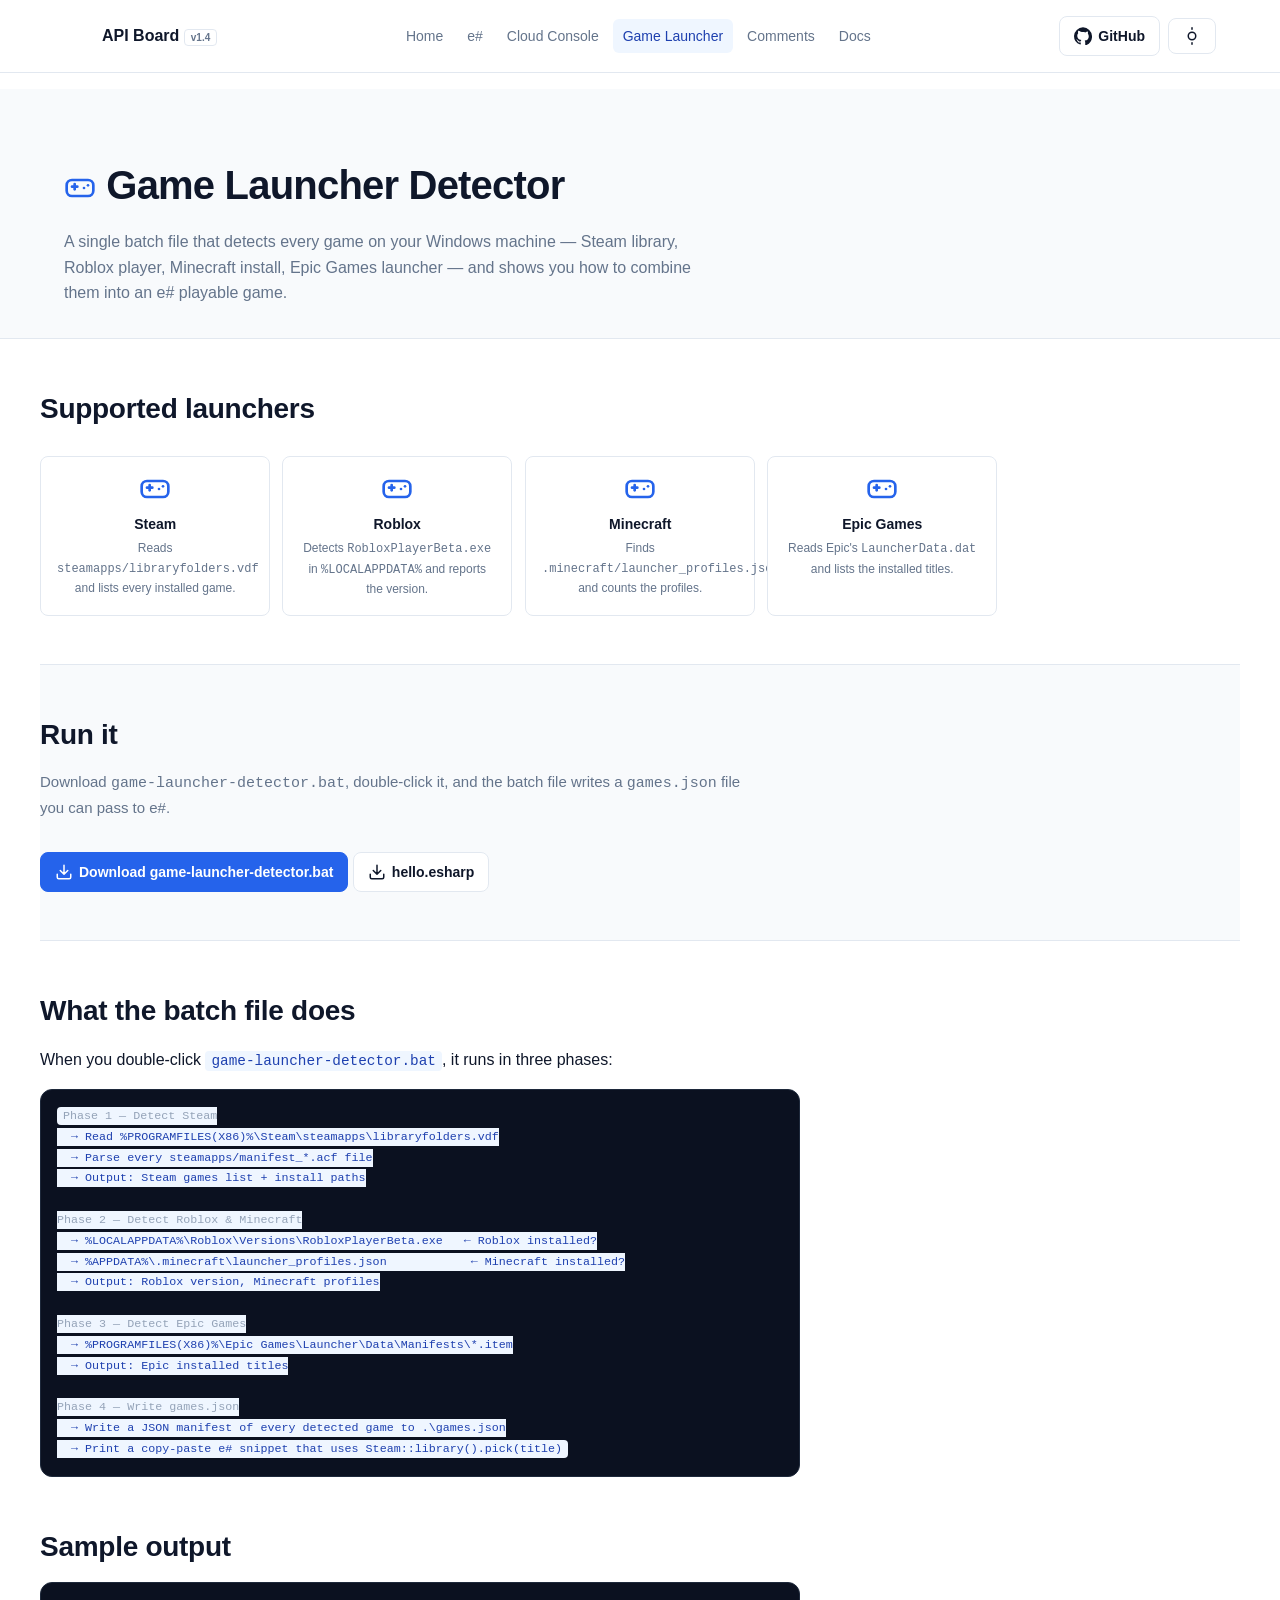
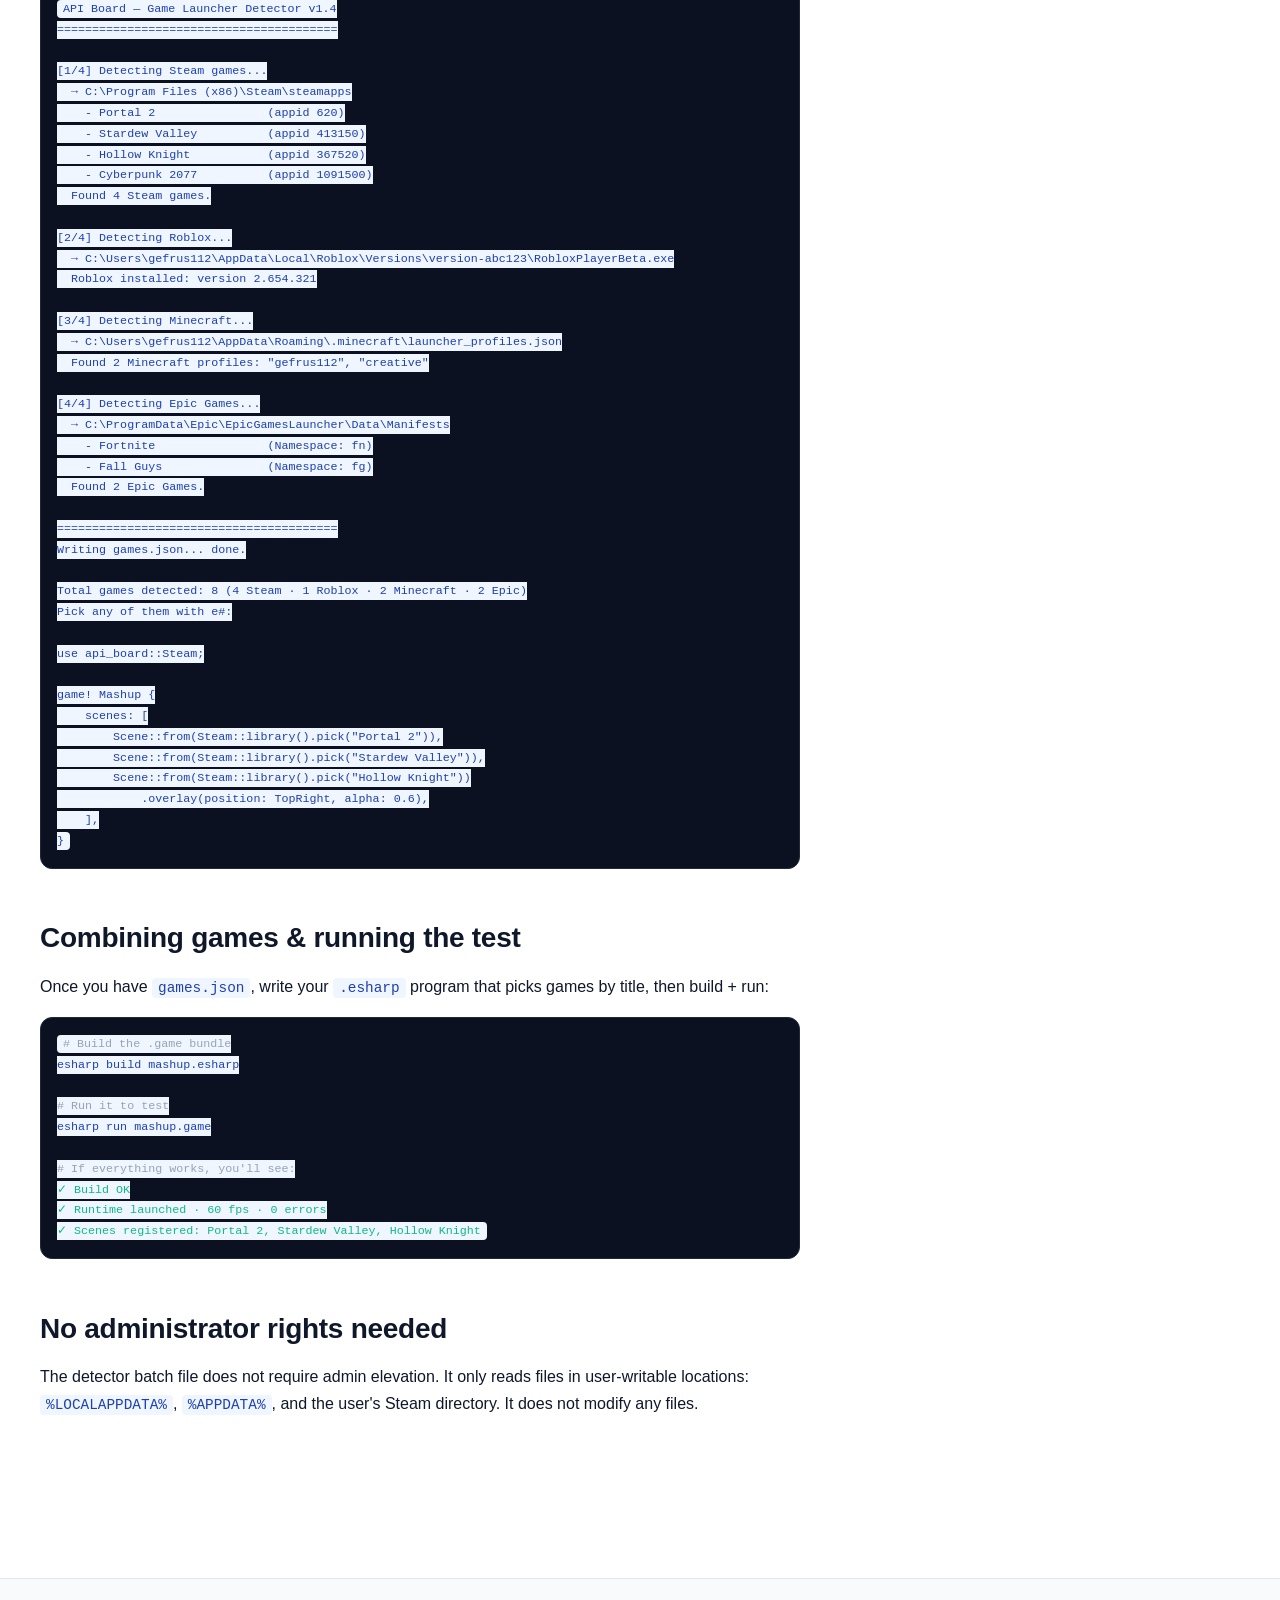
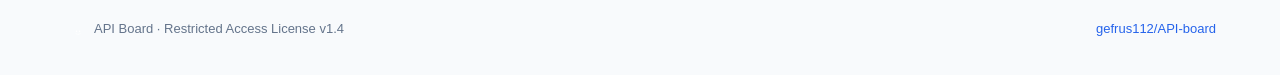
<file: docs/games.html>
<!DOCTYPE html>
<html lang="en" data-ab-theme="light">
<head>
  <meta charset="UTF-8" />
  <meta name="viewport" content="width=device-width, initial-scale=1.0" />
  <title>Game Launcher Detector — Combine Steam, Roblox, Minecraft, Epic</title>
  <meta name="description" content="A Windows batch file that detects every game on your machine — Steam library, Roblox player, Minecraft install, Epic Games launcher — and shows you how to combine them into an e# game." />
  <link rel="icon" type="image/svg+xml" href="./cube.svg" />
  <link rel="stylesheet" href="./style.css" />
</head>
<body>
  <svg xmlns="http://www.w3.org/2000/svg" style="display:none" aria-hidden="true">
    <defs>
      <linearGradient id="cubeFront" x1="0" y1="0" x2="1" y2="1"><stop offset="0%" stop-color="#3b82f6"/><stop offset="100%" stop-color="#1d4ed8"/></linearGradient>
      <linearGradient id="cubeTop" x1="0" y1="0" x2="1" y2="1"><stop offset="0%" stop-color="#60a5fa"/><stop offset="100%" stop-color="#3b82f6"/></linearGradient>
      <linearGradient id="cubeSide" x1="0" y1="0" x2="1" y2="1"><stop offset="0%" stop-color="#2563eb"/><stop offset="100%" stop-color="#1e3a8a"/></linearGradient>
    </defs>
    <symbol id="i-cube" viewBox="0 0 64 64">
      <path d="M32 4 L58 18 L32 32 L6 18 Z" fill="url(#cubeTop)"/>
      <path d="M6 18 L32 32 L32 60 L6 46 Z" fill="url(#cubeSide)"/>
      <path d="M58 18 L32 32 L32 60 L58 46 Z" fill="url(#cubeFront)"/>
      <circle cx="40" cy="36" r="2.4" fill="#fff"/>
      <circle cx="50" cy="36" r="2.4" fill="#fff"/>
      <path d="M38 44 Q45 50 52 44" stroke="#fff" stroke-width="2.2" stroke-linecap="round" fill="none"/>
    </symbol>
    <symbol id="i-github" viewBox="0 0 24 24" fill="currentColor"><path d="M12 .5A12 12 0 0 0 0 12a12 12 0 0 0 8.21 11.39c.6.11.82-.26.82-.58v-2.17c-3.34.72-4.04-1.42-4.04-1.42-.55-1.39-1.34-1.76-1.34-1.76-1.09-.75.08-.73.08-.73 1.2.09 1.84 1.24 1.84 1.24 1.07 1.83 2.81 1.3 3.5.99.11-.77.42-1.3.76-1.6-2.67-.3-5.47-1.33-5.47-5.93 0-1.31.47-2.38 1.24-3.22-.12-.3-.54-1.52.12-3.17 0 0 1.01-.32 3.3 1.23A11.5 11.5 0 0 1 12 6.8c1.02 0 2.05.14 3 .41 2.29-1.55 3.3-1.23 3.3-1.23.66 1.65.24 2.87.12 3.17.77.84 1.24 1.91 1.24 3.22 0 4.61-2.81 5.62-5.49 5.92.43.37.81 1.1.81 2.22v3.29c0 .32.22.7.83.58A12 12 0 0 0 24 12 12 12 0 0 0 12 .5z"/></symbol>
    <symbol id="i-sun" viewBox="0 0 24 24" fill="none" stroke="currentColor" stroke-width="2" stroke-linecap="round" stroke-linejoin="round"><circle cx="12" cy="12" r="5"/><line x1="12" y1="1" x2="12" y2="3"/><line x1="12" y1="21" x2="12" y2="23"/></symbol>
    <symbol id="i-moon" viewBox="0 0 24 24" fill="none" stroke="currentColor" stroke-width="2" stroke-linecap="round" stroke-linejoin="round"><path d="M21 12.79A9 9 0 1 1 11.21 3 7 7 0 0 0 21 12.79z"/></symbol>
    <symbol id="i-download" viewBox="0 0 24 24" fill="none" stroke="currentColor" stroke-width="2" stroke-linecap="round" stroke-linejoin="round"><path d="M21 15v4a2 2 0 0 1-2 2H5a2 2 0 0 1-2-2v-4M7 10l5 5 5-5M12 15V3"/></symbol>
    <symbol id="i-gamepad" viewBox="0 0 24 24" fill="none" stroke="currentColor" stroke-width="2" stroke-linecap="round" stroke-linejoin="round"><line x1="6" y1="11" x2="10" y2="11"/><line x1="8" y1="9" x2="8" y2="13"/><line x1="15" y1="12" x2="15.01" y2="12"/><line x1="18" y1="10" x2="18.01" y2="10"/><rect x="2" y="6" width="20" height="12" rx="4"/></symbol>
    <symbol id="i-arrow" viewBox="0 0 24 24" fill="none" stroke="currentColor" stroke-width="2" stroke-linecap="round" stroke-linejoin="round"><line x1="5" y1="12" x2="19" y2="12"/><polyline points="12 5 19 12 12 19"/></symbol>
    <symbol id="i-play" viewBox="0 0 24 24" fill="currentColor"><polygon points="5 3 19 12 5 21 5 3"/></symbol>
    <symbol id="i-terminal" viewBox="0 0 24 24" fill="none" stroke="currentColor" stroke-width="2" stroke-linecap="round" stroke-linejoin="round"><polyline points="4 17 10 11 4 5"/><line x1="12" y1="19" x2="20" y2="19"/></symbol>
  </svg>

  <header>
    <div class="container nav-row">
      <a class="logo" href="./index.html">
        <svg class="cube-logo"><use href="#i-cube"/></svg>
        <span>API Board <span class="ver">v1.4</span></span>
      </a>
      <nav>
        <ul>
          <li><a href="./index.html">Home</a></li>
          <li><a href="./esharp.html">e#</a></li>
          <li><a href="./cloud-console.html">Cloud Console</a></li>
          <li><a href="./games.html" class="active">Game Launcher</a></li>
          <li><a href="./comments.html">Comments</a></li>
          <li><a href="./docs.html">Docs</a></li>
        </ul>
      </nav>
      <div class="actions">
        <a class="btn btn-ghost" href="https://github.com/gefrus112/API-board" target="_blank" rel="noreferrer">
          <svg class="icon"><use href="#i-github"/></svg> GitHub
        </a>
        <button class="btn" id="theme-toggle" type="button" aria-label="Toggle theme">
          <svg class="icon icon-sun"><use href="#i-sun"/></svg>
          <svg class="icon icon-moon"><use href="#i-moon"/></svg>
        </button>
      </div>
    </div>
  </header>

  <main>
    <section class="page-hero">
      <div class="container">
        <h1 class="reveal"><svg class="icon" style="width:32px;height:32px;color:var(--brand);vertical-align:middle"><use href="#i-gamepad"/></svg> Game Launcher Detector</h1>
        <p class="reveal" data-delay="100">A single batch file that detects every game on your Windows machine — Steam library, Roblox player, Minecraft install, Epic Games launcher — and shows you how to combine them into an e# playable game.</p>
      </div>
    </section>

    <section class="container section">
      <h2 class="reveal">Supported launchers</h2>
      <div class="grid launcher-grid" style="margin-top:24px">
        <div class="launcher-card reveal" data-delay="0">
          <svg class="icon"><use href="#i-gamepad"/></svg>
          <h3>Steam</h3>
          <p>Reads <code>steamapps/libraryfolders.vdf</code> and lists every installed game.</p>
        </div>
        <div class="launcher-card reveal" data-delay="100">
          <svg class="icon"><use href="#i-gamepad"/></svg>
          <h3>Roblox</h3>
          <p>Detects <code>RobloxPlayerBeta.exe</code> in <code>%LOCALAPPDATA%</code> and reports the version.</p>
        </div>
        <div class="launcher-card reveal" data-delay="200">
          <svg class="icon"><use href="#i-gamepad"/></svg>
          <h3>Minecraft</h3>
          <p>Finds <code>.minecraft/launcher_profiles.json</code> and counts the profiles.</p>
        </div>
        <div class="launcher-card reveal" data-delay="300">
          <svg class="icon"><use href="#i-gamepad"/></svg>
          <h3>Epic Games</h3>
          <p>Reads Epic's <code>LauncherData.dat</code> and lists the installed titles.</p>
        </div>
      </div>
    </section>

    <section class="container section" style="background:var(--bg-soft);border-top:1px solid var(--border);border-bottom:1px solid var(--border)">
      <h2 class="reveal">Run it</h2>
      <p class="lead reveal" data-delay="100">Download <code>game-launcher-detector.bat</code>, double-click it, and the batch file writes a <code>games.json</code> file you can pass to e#.</p>
      <p class="reveal" data-delay="200">
        <a class="btn btn-primary" href="https://github.com/gefrus112/API-board/raw/main/public/downloads/game-launcher-detector.bat"><svg class="icon"><use href="#i-download"/></svg> Download game-launcher-detector.bat</a>
        <a class="btn" href="https://github.com/gefrus112/API-board/raw/main/public/downloads/hello.esharp"><svg class="icon"><use href="#i-download"/></svg> hello.esharp</a>
      </p>
    </section>

    <section class="container section">
      <div class="prose">
        <h2 class="reveal">What the batch file does</h2>
        <p class="reveal" data-delay="100">When you double-click <code>game-launcher-detector.bat</code>, it runs in three phases:</p>
        <pre class="reveal" data-delay="200"><code><span style="color:#94a3b8">Phase 1 — Detect Steam</span>
  → Read %PROGRAMFILES(X86)%\Steam\steamapps\libraryfolders.vdf
  → Parse every steamapps/manifest_*.acf file
  → Output: Steam games list + install paths

<span style="color:#94a3b8">Phase 2 — Detect Roblox &amp; Minecraft</span>
  → %LOCALAPPDATA%\Roblox\Versions\RobloxPlayerBeta.exe   ← Roblox installed?
  → %APPDATA%\.minecraft\launcher_profiles.json            ← Minecraft installed?
  → Output: Roblox version, Minecraft profiles

<span style="color:#94a3b8">Phase 3 — Detect Epic Games</span>
  → %PROGRAMFILES(X86)%\Epic Games\Launcher\Data\Manifests\*.item
  → Output: Epic installed titles

<span style="color:#94a3b8">Phase 4 — Write games.json</span>
  → Write a JSON manifest of every detected game to .\games.json
  → Print a copy-paste e# snippet that uses Steam::library().pick(title)</code></pre>

        <h2 class="reveal" style="margin-top:48px">Sample output</h2>
        <pre class="reveal" data-delay="100"><code>API Board — Game Launcher Detector v1.4
========================================

[1/4] Detecting Steam games...
  → C:\Program Files (x86)\Steam\steamapps
    - Portal 2                (appid 620)
    - Stardew Valley          (appid 413150)
    - Hollow Knight           (appid 367520)
    - Cyberpunk 2077          (appid 1091500)
  Found 4 Steam games.

[2/4] Detecting Roblox...
  → C:\Users\gefrus112\AppData\Local\Roblox\Versions\version-abc123\RobloxPlayerBeta.exe
  Roblox installed: version 2.654.321

[3/4] Detecting Minecraft...
  → C:\Users\gefrus112\AppData\Roaming\.minecraft\launcher_profiles.json
  Found 2 Minecraft profiles: "gefrus112", "creative"

[4/4] Detecting Epic Games...
  → C:\ProgramData\Epic\EpicGamesLauncher\Data\Manifests
    - Fortnite                (Namespace: fn)
    - Fall Guys               (Namespace: fg)
  Found 2 Epic Games.

========================================
Writing games.json... done.

Total games detected: 8 (4 Steam · 1 Roblox · 2 Minecraft · 2 Epic)
Pick any of them with e#:

use api_board::Steam;

game! Mashup {
    scenes: [
        Scene::from(Steam::library().pick("Portal 2")),
        Scene::from(Steam::library().pick("Stardew Valley")),
        Scene::from(Steam::library().pick("Hollow Knight"))
            .overlay(position: TopRight, alpha: 0.6),
    ],
}</code></pre>

        <h2 class="reveal" style="margin-top:48px">Combining games &amp; running the test</h2>
        <p class="reveal" data-delay="100">Once you have <code>games.json</code>, write your <code>.esharp</code> program that picks games by title, then build + run:</p>
        <pre class="reveal" data-delay="200"><code><span style="color:#94a3b8"># Build the .game bundle</span>
esharp build mashup.esharp

<span style="color:#94a3b8"># Run it to test</span>
esharp run mashup.game

<span style="color:#94a3b8"># If everything works, you'll see:</span>
<span style="color:#10b981">✓ Build OK</span>
<span style="color:#10b981">✓ Runtime launched · 60 fps · 0 errors</span>
<span style="color:#10b981">✓ Scenes registered: Portal 2, Stardew Valley, Hollow Knight</span>
</code></pre>

        <h2 class="reveal" style="margin-top:48px">No administrator rights needed</h2>
        <p class="reveal" data-delay="100">The detector batch file does not require admin elevation. It only reads files in user-writable locations: <code>%LOCALAPPDATA%</code>, <code>%APPDATA%</code>, and the user's Steam directory. It does not modify any files.</p>
      </div>
    </section>
  </main>

  <footer>
    <div class="container">
      <div class="footer-left">
        <svg class="cube-logo-sm"><use href="#i-cube"/></svg>
        <span>API Board · <span class="muted">Restricted Access License v1.4</span></span>
      </div>
      <a href="https://github.com/gefrus112/API-board" target="_blank" rel="noreferrer">gefrus112/API-board</a>
    </div>
  </footer>

  <script src="./script.js"></script>
</body>
</html>
</file>
<file: docs/style.css>
/* ============================================================
   API Board v1.4 — static GitHub Pages stylesheet
   Cool blue theme · scroll-reveal animations · glass nav · multi-page
   ============================================================ */

:root {
  --bg: #ffffff;
  --bg-soft: #f8fafc;
  --fg: #0f172a;
  --muted: #64748b;
  --border: #e2e8f0;
  --card: #ffffff;
  --card-soft: #f8fafc;
  --brand: #2563eb;
  --brand-hover: #1d4ed8;
  --brand-soft: #eff6ff;
  --brand-soft-fg: #1e40af;
  --brand-2: #6366f1;
  --brand-3: #0ea5e9;
  --radius: 12px;
  --radius-sm: 8px;
  --shadow-sm: 0 2px 8px -2px rgba(15, 23, 42, 0.08);
  --shadow: 0 8px 30px -8px rgba(37, 99, 235, 0.25);
  --shadow-lg: 0 24px 48px -12px rgba(37, 99, 235, 0.30);
  --mono: ui-monospace, SFMono-Regular, Menlo, Consolas, monospace;
  --sans: -apple-system, BlinkMacSystemFont, "Segoe UI", Roboto, "Helvetica Neue", Arial, sans-serif;
}

[data-ab-theme="dark"] {
  --bg: #060913;
  --bg-soft: #0b1120;
  --fg: #e5edff;
  --muted: #94a3b8;
  --border: #1e293b;
  --card: #0b1120;
  --card-soft: #0f1c3a;
  --brand: #3b82f6;
  --brand-hover: #60a5fa;
  --brand-soft: #0f1c3a;
  --brand-soft-fg: #bfdbfe;
  --brand-2: #818cf8;
  --brand-3: #38bdf8;
  --shadow-sm: 0 2px 8px -2px rgba(0, 0, 0, 0.4);
  --shadow: 0 8px 30px -8px rgba(59, 130, 246, 0.35);
  --shadow-lg: 0 24px 48px -12px rgba(59, 130, 246, 0.40);
}

@media (prefers-color-scheme: dark) {
  :root:not([data-ab-theme="light"]) {
    --bg: #060913;
    --bg-soft: #0b1120;
    --fg: #e5edff;
    --muted: #94a3b8;
    --border: #1e293b;
    --card: #0b1120;
    --card-soft: #0f1c3a;
    --brand: #3b82f6;
    --brand-hover: #60a5fa;
    --brand-soft: #0f1c3a;
    --brand-soft-fg: #bfdbfe;
    --brand-2: #818cf8;
    --brand-3: #38bdf8;
    --shadow-sm: 0 2px 8px -2px rgba(0, 0, 0, 0.4);
    --shadow: 0 8px 30px -8px rgba(59, 130, 246, 0.35);
    --shadow-lg: 0 24px 48px -12px rgba(59, 130, 246, 0.40);
  }
}

* { box-sizing: border-box; margin: 0; padding: 0; }
html { scroll-behavior: smooth; }
html, body {
  background: var(--bg);
  color: var(--fg);
  font-family: var(--sans);
  line-height: 1.6;
  -webkit-font-smoothing: antialiased;
  -moz-osx-font-smoothing: grayscale;
}
a { color: var(--brand); text-decoration: none; transition: color 120ms ease; }
a:hover { text-decoration: underline; }
code, pre, kbd { font-family: var(--mono); }
.container { max-width: 1200px; margin: 0 auto; padding: 0 24px; }
header, main, footer { padding: 16px 0; }
section { padding: 40px 0; scroll-margin-top: 96px; }
h2 { font-size: 28px; font-weight: 600; letter-spacing: -0.01em; margin-bottom: 8px; }
h3 { font-size: 16px; font-weight: 600; }
.lead { color: var(--muted); margin-bottom: 32px; max-width: 720px; font-size: 15px; }
.muted { color: var(--muted); }

/* SVG icon sizing */
.icon { width: 18px; height: 18px; flex-shrink: 0; display: inline-block; vertical-align: middle; }
.cube-logo, .cube-logo-sm { display: inline-block; animation: cube-spin 12s linear infinite; transform-origin: center; }
.cube-logo { width: 28px; height: 28px; }
.cube-logo-sm { width: 20px; height: 20px; }
.icon-moon { display: none; }
[data-ab-theme="dark"] .icon-sun { display: none; }
[data-ab-theme="dark"] .icon-moon { display: inline-block; }

@keyframes cube-spin {
  0%   { transform: rotateY(0)   rotateX(-12deg); }
  50%  { transform: rotateY(180deg) rotateX(12deg); }
  100% { transform: rotateY(360deg) rotateX(-12deg); }
}
@keyframes cube-pulse {
  0%, 100% { filter: drop-shadow(0 0 12px color-mix(in srgb, var(--brand) 30%, transparent)); }
  50% { filter: drop-shadow(0 0 28px color-mix(in srgb, var(--brand) 60%, transparent)); }
}
@keyframes aurora-drift {
  0%   { transform: translate3d(-6%, -4%, 0) rotate(0deg)   scale(1.0); }
  50%  { transform: translate3d(6%, 4%, 0)   rotate(180deg) scale(1.15); }
  100% { transform: translate3d(-6%, -4%, 0) rotate(360deg) scale(1.0); }
}
@keyframes text-shimmer {
  0%   { background-position: 0% 50%; }
  100% { background-position: 200% 50%; }
}
@keyframes glitch-shake {
  0%, 100% { transform: translate(0); }
  20% { transform: translate(-1px, 1px); }
  40% { transform: translate(1px, -1px); }
  60% { transform: translate(-1px, -1px); }
  80% { transform: translate(1px, 1px); }
}
@keyframes dot-pulse {
  0%, 100% { box-shadow: 0 0 0 0 color-mix(in srgb, var(--brand) 60%, transparent); }
  50% { box-shadow: 0 0 0 6px transparent; }
}

/* Header */
header {
  border-bottom: 1px solid var(--border);
  position: sticky;
  top: 0;
  background: color-mix(in srgb, var(--bg) 80%, transparent);
  backdrop-filter: blur(12px) saturate(180%);
  -webkit-backdrop-filter: blur(12px) saturate(180%);
  z-index: 100;
}
.nav-row { display: flex; align-items: center; justify-content: space-between; gap: 16px; }
.logo { display: flex; align-items: center; gap: 10px; font-weight: 600; font-size: 16px; color: var(--fg); text-decoration: none; }
.logo:hover { text-decoration: none; }
.logo .ver { font-size: 10px; color: var(--muted); border: 1px solid var(--border); padding: 2px 6px; border-radius: 4px; }
nav ul { list-style: none; display: flex; gap: 4px; flex-wrap: wrap; }
nav a { color: var(--muted); padding: 6px 10px; border-radius: 6px; font-size: 14px; font-weight: 500; display: inline-flex; align-items: center; gap: 6px; }
nav a:hover, nav a.active { background: var(--brand-soft); color: var(--brand-soft-fg); text-decoration: none; }
.actions { display: flex; gap: 8px; align-items: center; }
.btn {
  display: inline-flex; align-items: center; gap: 6px;
  padding: 8px 14px; border-radius: var(--radius-sm); font-weight: 600; font-size: 14px;
  border: 1px solid var(--border); background: var(--bg); color: var(--fg); cursor: pointer;
  transition: background 120ms ease, border-color 120ms ease, transform 120ms ease, box-shadow 120ms ease;
  text-decoration: none;
}
.btn:hover { border-color: var(--brand); text-decoration: none; transform: translateY(-1px); box-shadow: var(--shadow-sm); }
.btn-primary { background: var(--brand); color: #fff; border-color: var(--brand); }
.btn-primary:hover { background: var(--brand-hover); color: #fff; box-shadow: var(--shadow); }
.btn-ghost { background: transparent; }
.sr-only { position: absolute; width: 1px; height: 1px; padding: 0; margin: -1px; overflow: hidden; clip: rect(0,0,0,0); border: 0; }

/* Hero */
.hero { position: relative; text-align: center; padding: 80px 0 40px; overflow: hidden; }
.aurora { position: absolute; width: 38rem; height: 38rem; border-radius: 9999px; filter: blur(80px); opacity: 0.5; pointer-events: none; animation: aurora-drift 18s ease-in-out infinite; z-index: -1; }
.aurora-1 { top: -10rem; left: -8rem; background: radial-gradient(circle, color-mix(in srgb, var(--brand) 60%, transparent) 0%, transparent 70%); }
.aurora-2 { top: -4rem; right: -10rem; animation-delay: -6s; background: radial-gradient(circle, color-mix(in srgb, var(--brand-2) 60%, transparent) 0%, transparent 70%); }
.hero .badge { display: inline-flex; align-items: center; gap: 8px; padding: 5px 12px; border: 1px solid var(--border); border-radius: 999px; font-size: 12px; color: var(--muted); margin-bottom: 16px; background: color-mix(in srgb, var(--bg) 80%, transparent); backdrop-filter: blur(8px); }
.dot-pulse { width: 8px; height: 8px; border-radius: 50%; background: var(--brand); display: inline-block; animation: dot-pulse 2s ease-in-out infinite; }
.hero .cube-hero { width: 80px; height: 80px; margin: 0 auto 24px; animation: cube-spin 12s linear infinite, cube-pulse 3.6s ease-in-out infinite; display: block; }
.hero .eyebrow { color: var(--brand); font-weight: 600; letter-spacing: 0.18em; text-transform: uppercase; font-size: 13px; margin-bottom: 8px; }
.hero h1 { font-size: 52px; font-weight: 700; letter-spacing: -0.025em; line-height: 1.05; margin-bottom: 16px; }
.hero h1 .shimmer {
  background: linear-gradient(90deg, var(--brand), var(--brand-2), var(--brand-3), var(--brand));
  background-size: 200% 100%;
  -webkit-background-clip: text; background-clip: text;
  -webkit-text-fill-color: transparent; color: transparent;
  animation: text-shimmer 5s linear infinite;
}
.glitch-hover:hover { animation: glitch-shake 0.25s steps(2) infinite; }
.hero p { font-size: 18px; color: var(--muted); max-width: 680px; margin: 0 auto 32px; }
.hero .cta { display: flex; gap: 12px; justify-content: center; flex-wrap: wrap; }
.hero .cta .btn-primary { font-size: 15px; padding: 11px 20px; }

/* Stats */
.stats { display: grid; grid-template-columns: repeat(4, 1fr); gap: 16px; max-width: 720px; margin: 48px auto 0; }
.stat { border: 1px solid var(--border); border-radius: var(--radius); padding: 12px 16px; background: color-mix(in srgb, var(--card) 90%, transparent); backdrop-filter: blur(8px); }
.stat dt { font-size: 11px; color: var(--muted); }
.stat dd { font-size: 18px; font-weight: 600; margin-top: 2px; }

/* Pillars */
.pillars { display: grid; grid-template-columns: repeat(3, 1fr); gap: 16px; margin: 64px 0; }
.pillar { border: 1px solid var(--border); border-radius: var(--radius); padding: 24px; background: var(--card); box-shadow: var(--shadow); position: relative; overflow: hidden; transition: transform 200ms ease, border-color 200ms ease; }
.pillar::before { content: ""; position: absolute; inset: 0 0 auto 0; height: 2px; background: linear-gradient(90deg, var(--brand), var(--brand-2)); transform: scaleX(0); transform-origin: left; transition: transform 300ms ease; }
.pillar:hover { transform: translateY(-4px); border-color: color-mix(in srgb, var(--brand) 40%, transparent); }
.pillar:hover::before { transform: scaleX(1); }
.pillar-icon { width: 28px; height: 28px; color: var(--brand); margin-bottom: 12px; }
.pillar h3 { font-size: 18px; margin-bottom: 8px; }
.pillar p { color: var(--muted); font-size: 14px; }

/* Grid (APIs + downloads + launcher) */
.grid { display: grid; grid-template-columns: repeat(auto-fill, minmax(240px, 1fr)); gap: 16px; }
.card {
  border: 1px solid var(--border); border-radius: var(--radius); padding: 20px;
  background: var(--card); box-shadow: var(--shadow-sm);
  transition: transform 180ms ease, border-color 180ms ease, box-shadow 180ms ease;
  cursor: pointer; text-decoration: none; color: var(--fg); position: relative; overflow: hidden;
  display: block;
}
.card:hover { transform: translateY(-4px); border-color: var(--brand); box-shadow: var(--shadow); text-decoration: none; }
.card .icon { width: 36px; height: 36px; border-radius: var(--radius-sm); background: var(--brand-soft); color: var(--brand); padding: 6px; margin-bottom: 12px; }
.card h3 { font-size: 15px; margin-bottom: 6px; display: flex; align-items: center; gap: 6px; }
.card p { font-size: 13px; color: var(--muted); }
.card .free { display: inline-block; padding: 2px 6px; font-size: 10px; font-weight: 700; background: var(--brand-soft); color: var(--brand); border-radius: 4px; margin-left: 6px; }

/* e# teaser */
.esharp-hero { display: grid; grid-template-columns: 80px 1fr; gap: 24px; align-items: center; margin-top: 24px; }
.esharp-mascot { width: 80px; height: 80px; animation: cube-spin 12s linear infinite; }
.esharp-hero pre { background: #0b1120; color: #e5edff; padding: 20px; border-radius: var(--radius); overflow: auto; font-size: 13px; line-height: 1.6; box-shadow: var(--shadow); border: 1px solid #1e293b; }
.esharp-hero .kw { color: #7dd3fc; }
.esharp-hero .macro { color: #f0abfc; }
.esharp-hero .type { color: #fcd34d; }
.esharp-hero .str { color: #9bd78f; }
.esharp-hero .fn-name { color: #bfdbfe; }

/* Cloud Console mockup */
.console-mockup { border: 1px solid var(--border); border-radius: var(--radius); overflow: hidden; background: var(--card); box-shadow: var(--shadow-lg); }
.console-bar { display: flex; align-items: center; gap: 8px; padding: 10px 16px; background: var(--bg-soft); border-bottom: 1px solid var(--border); }
.console-bar .dot { width: 12px; height: 12px; border-radius: 50%; }
.console-bar .red { background: #ef4444; }
.console-bar .amber { background: #f59e0b; }
.console-bar .green { background: #10b981; }
.console-title { font-family: var(--mono); font-size: 13px; color: var(--muted); margin-left: 8px; }
.console-grid { display: grid; grid-template-columns: 180px 1fr; min-height: 320px; }
.console-side { background: var(--bg-soft); border-right: 1px solid var(--border); padding: 12px; }
.side-item { padding: 8px 12px; border-radius: var(--radius-sm); font-size: 13px; color: var(--muted); cursor: pointer; margin-bottom: 2px; transition: background 120ms; }
.side-item:hover { background: var(--card); color: var(--fg); }
.side-item.active { background: var(--brand-soft); color: var(--brand-soft-fg); font-weight: 600; }
.console-main { padding: 20px; }
.metric-row { display: grid; grid-template-columns: repeat(auto-fit, minmax(120px, 1fr)); gap: 12px; margin-bottom: 24px; }
.metric { background: var(--card); border: 1px solid var(--border); border-radius: var(--radius-sm); padding: 14px; display: flex; flex-direction: column; gap: 4px; }
.metric-label { font-size: 11px; color: var(--muted); }
.metric-value { font-size: 22px; font-weight: 600; }
.metric-trend { font-size: 11px; }
.metric-trend.up { color: #10b981; }
.metric-trend.flat { color: #f59e0b; }
.sparkline-wrap { background: var(--card); border: 1px solid var(--border); border-radius: var(--radius-sm); padding: 16px; }
.sparkline { width: 100%; height: 80px; display: block; }
.sparkline-label { font-size: 12px; color: var(--muted); margin-top: 8px; }

/* Game launcher grid */
.launcher-grid { display: grid; grid-template-columns: repeat(auto-fill, minmax(200px, 1fr)); gap: 12px; }
.launcher-card { border: 1px solid var(--border); border-radius: var(--radius-sm); padding: 16px; background: var(--card); text-align: center; transition: transform 180ms, border-color 180ms; }
.launcher-card:hover { transform: translateY(-2px); border-color: var(--brand); }
.launcher-card .icon { width: 32px; height: 32px; color: var(--brand); margin-bottom: 8px; }
.launcher-card h3 { font-size: 14px; margin-bottom: 4px; }
.launcher-card p { font-size: 12px; color: var(--muted); }

/* Footer */
footer { border-top: 1px solid var(--border); margin-top: 80px; color: var(--muted); font-size: 13px; background: var(--bg-soft); }
footer .container { display: flex; justify-content: space-between; align-items: center; padding: 24px; flex-wrap: wrap; gap: 12px; }
.footer-left { display: flex; align-items: center; gap: 10px; }

/* ----- Scroll reveal animations ----- */
.reveal {
  opacity: 0;
  transform: translateY(24px);
  transition: opacity 600ms cubic-bezier(0.22, 1, 0.36, 1), transform 600ms cubic-bezier(0.22, 1, 0.36, 1);
  will-change: opacity, transform;
}
.reveal.is-visible {
  opacity: 1;
  transform: translateY(0);
}

@media (prefers-reduced-motion: reduce) {
  .cube-logo, .cube-logo-sm, .cube-hero, .esharp-mascot, .aurora, .shimmer, .glitch-hover:hover, .dot-pulse, .reveal {
    animation: none !important;
    transition: opacity 200ms ease !important;
    transform: none !important;
  }
  .reveal { opacity: 1; transform: none; }
}

/* ----- Subpages (esharp / cloud-console / games / comments / docs) ----- */
.page-hero { padding: 64px 0 32px; border-bottom: 1px solid var(--border); background: var(--bg-soft); }
.page-hero h1 { font-size: 40px; font-weight: 700; letter-spacing: -0.02em; margin-bottom: 12px; }
.page-hero p { color: var(--muted); max-width: 640px; }
.section { padding: 48px 0; }
.section h2 { margin-bottom: 12px; }
.prose { max-width: 760px; }
.prose p { margin-bottom: 16px; line-height: 1.7; }
.prose h3 { margin: 24px 0 8px; font-size: 18px; }
.prose ul { margin: 0 0 16px 24px; }
.prose li { margin-bottom: 8px; line-height: 1.6; }
.prose pre { background: #0b1120; color: #e5edff; padding: 16px; border-radius: var(--radius); overflow: auto; font-size: 13px; line-height: 1.6; margin: 12px 0; border: 1px solid #1e293b; }
.prose code { background: var(--brand-soft); color: var(--brand-soft-fg); padding: 2px 6px; border-radius: 4px; font-size: 0.9em; }

/* Responsive */
@media (max-width: 900px) {
  nav ul { display: none; }
}
@media (max-width: 768px) {
  .hero h1 { font-size: 32px; }
  .stats { grid-template-columns: repeat(2, 1fr); }
  .pillars { grid-template-columns: 1fr; }
  .esharp-hero { grid-template-columns: 1fr; }
  .esharp-mascot { margin: 0 auto; }
  .console-grid { grid-template-columns: 1fr; }
  .console-side { display: none; }
  .page-hero h1 { font-size: 30px; }
}
</file>
